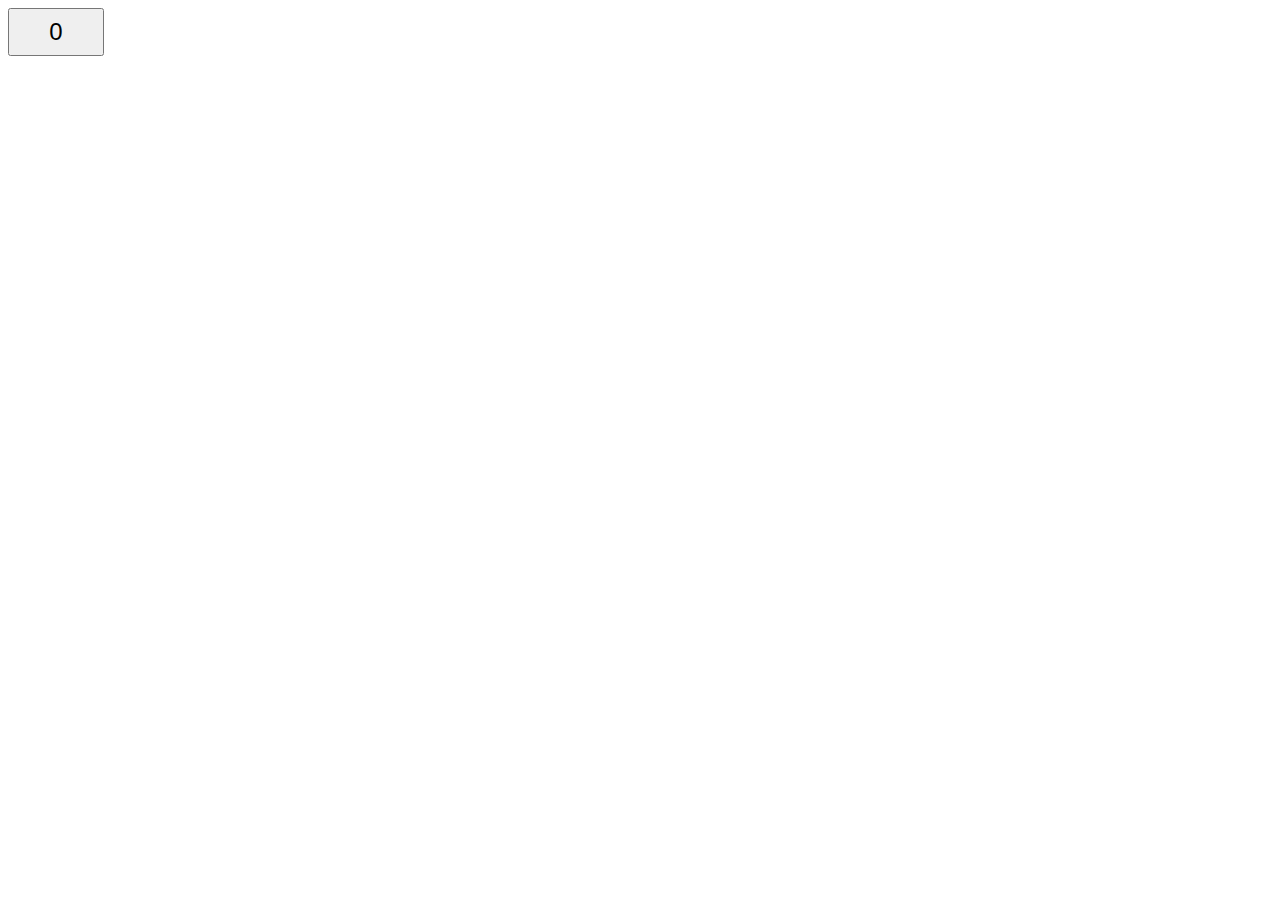
<file: Live Coding JS 1 - 10 days of Javascript/day8-1/index.html>
<!DOCTYPE html>
<html>
    <head>
        <meta charset="utf-8" />
        <title>Button</title>
        <link rel="stylesheet" href="button.css" type="text/css" />
    </head>
    <body>
        <script src="button.js" type="text/javascript"></script>
    </body>
</html>
</file>
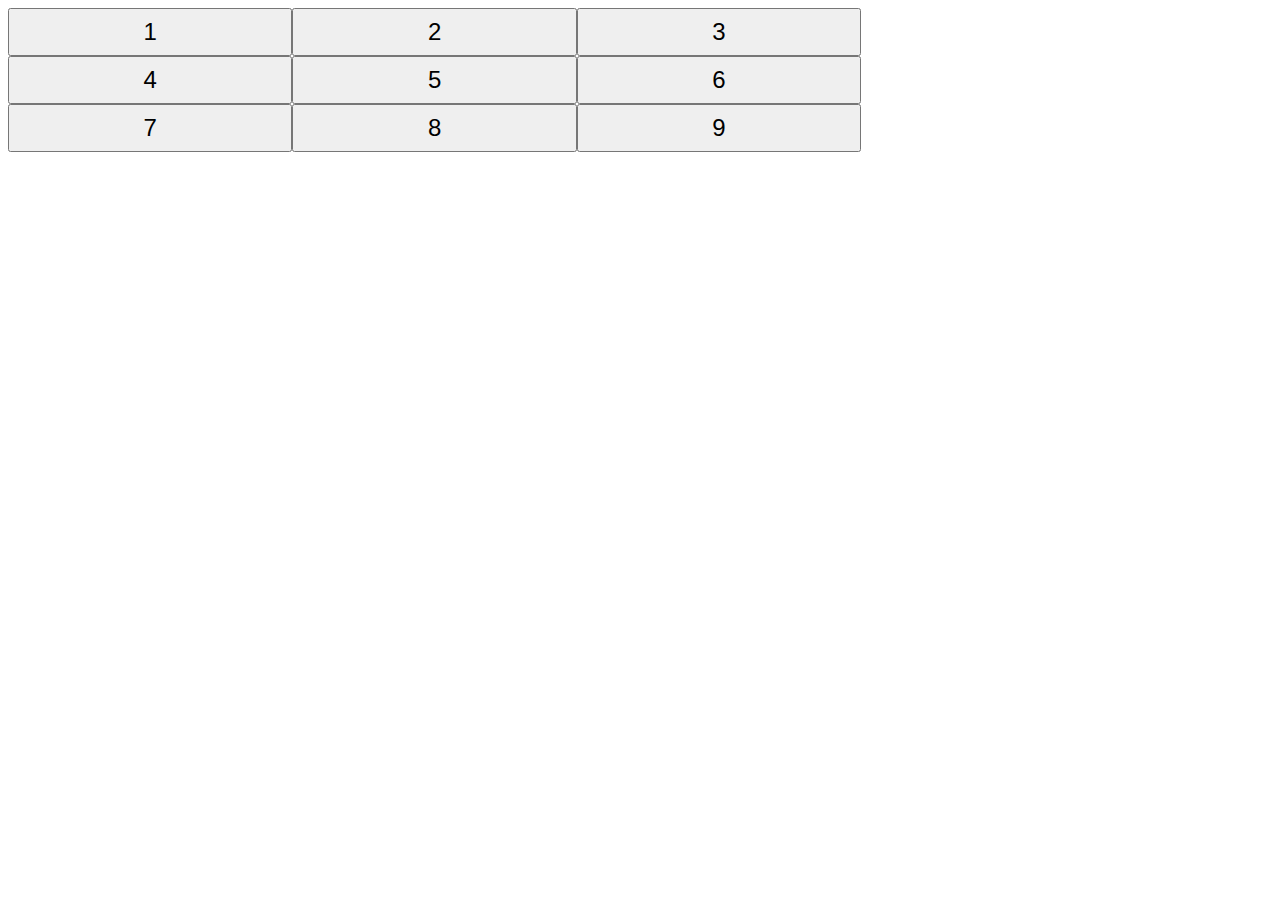
<file: Live Coding JS 1 - 10 days of Javascript/day8-2/index.html>
<!DOCTYPE html>
<html>
    <head>
        <meta charset="utf-8" />
        <title>Buttons Grid</title>
        <link rel="stylesheet" href="buttonsGrid.css" type="text/css" />
    </head>
    <body>
        <script src="buttonsGrid.js" type="text/javascript"></script>
    </body>
</html>
</file>
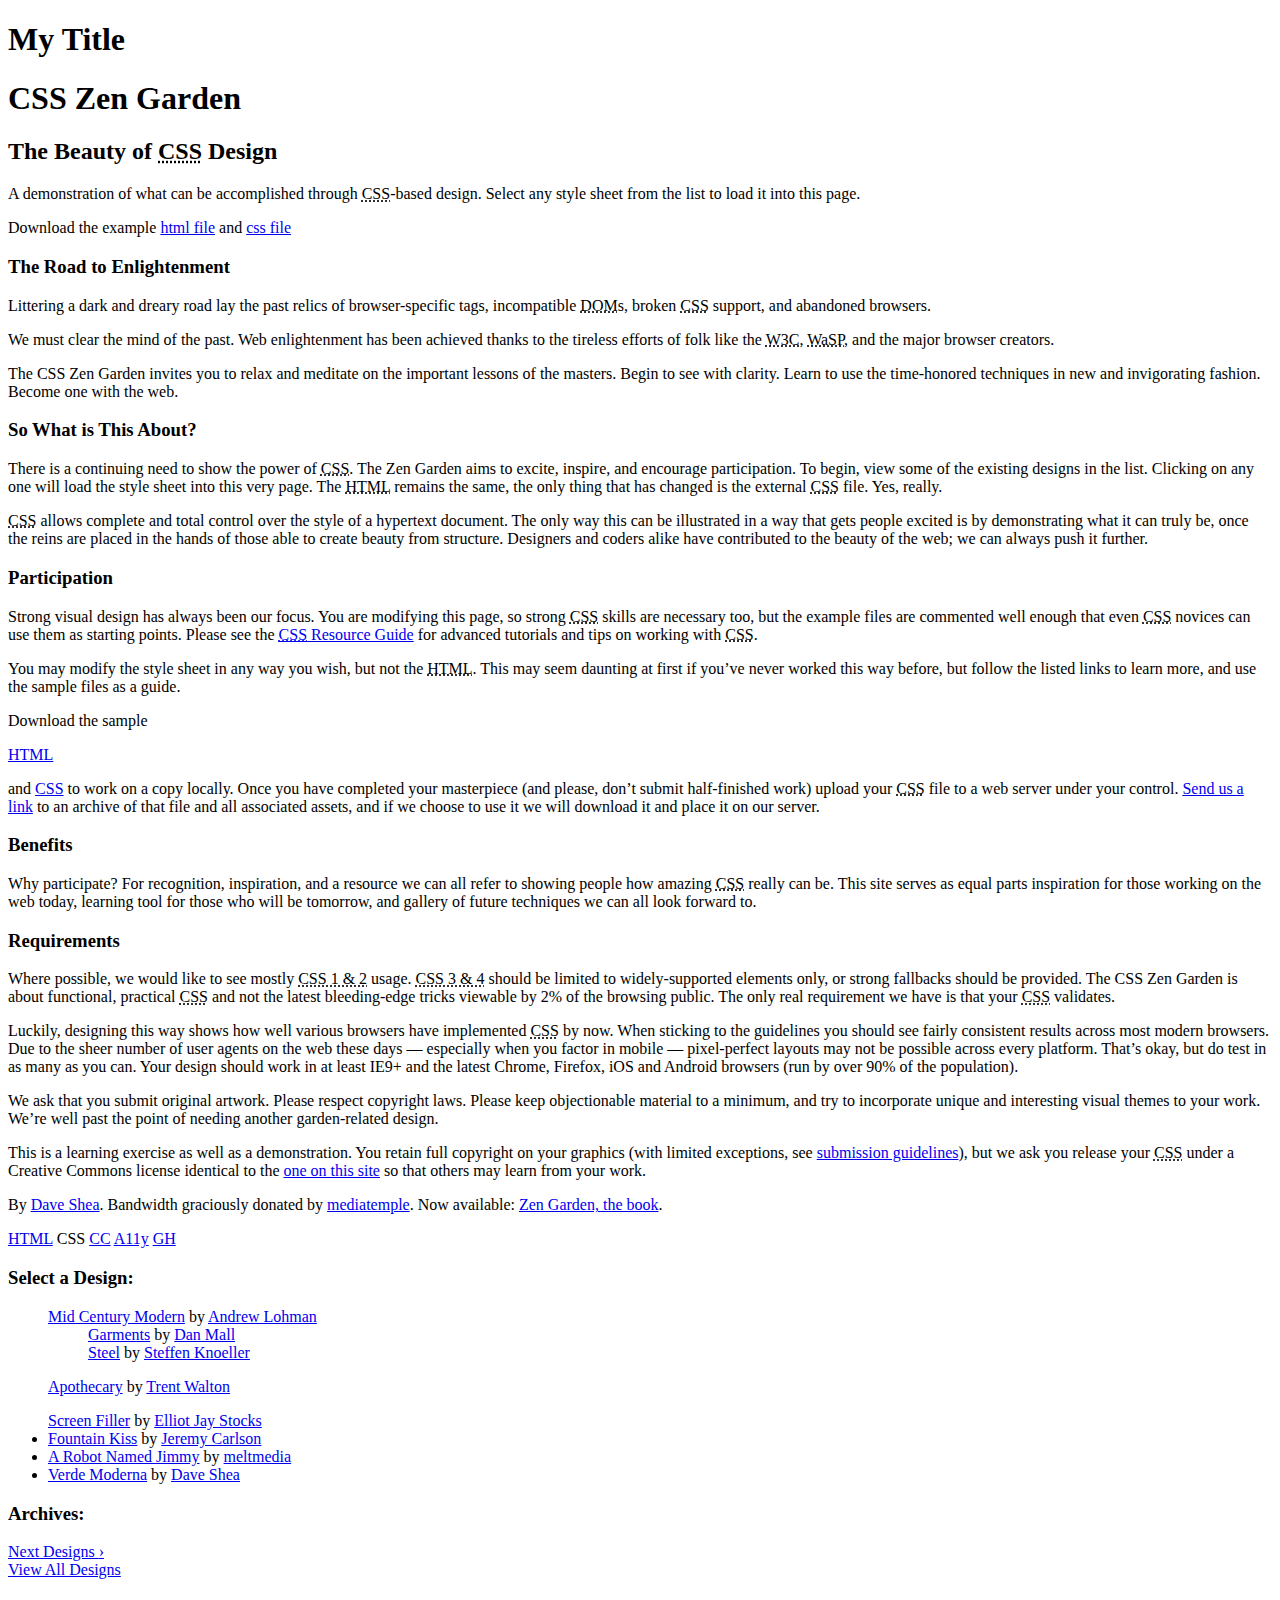
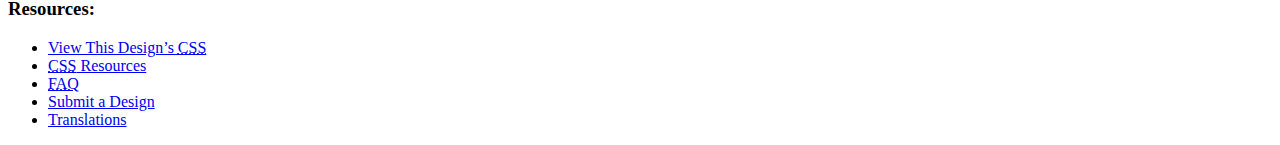
<file: Week 3 - HTML/7. Broken HTML/index.html>
<!DOCTYPE html>
<html lang="en">
<head>
	<header>
		<h1>My Title</h1>
	</header>
</head>
<meta charset="utf-8">
<body id="css-zen-garden">
<title>My Title</title>
<div class="page-wrapper">

	<section class="intro" id="css-zen-garden">
		<header>
			<h1>CSS Zen Garden</h1>
			<h2>The Beauty of <abbr disabled title="Cascading Style Sheets">CSS</abbr> Design</h2>
		</header>

		<div class="summary" id="zen-summary" role="article">
			<p>A demonstration of what can be accomplished through <abbr title="Cascading Style Sheets">CSS</abbr>-based design. Select any style sheet from the list to load it into this page.
			<p>Download the example <a href="/examples/index" title="This page's source HTML code, not to be modified.">html file</a> and <a href="/examples/style.css" title="This page's sample CSS, the file you may modify.">css file</a></p>
		</div>

		<div class="preamble" id="zen-preamble" role="article">
			<h3>The Road to Enlightenment</h3>
			<p>Littering a dark and dreary road lay the past relics of browser-specific tags, incompatible <abbr title="Document Object Model">DOM</abbr>s, broken <abbr title="Cascading Style Sheets">CSS</abbr> support, and abandoned browsers.</p>
			<p>We must clear the mind of the past. Web enlightenment has been achieved thanks to the tireless efforts of folk like the <abbr title="World Wide Web Consortium">W3C</abbr>, <abbr title="Web Standards Project">WaSP</abbr>, and the major browser creators.</p>
			<p>The CSS Zen Garden invites you to relax and meditate on the important lessons of the masters. Begin to see with clarity. Learn to use the time-honored techniques in new and invigorating fashion. Become one with the web.</p>
		</div>
	</section>

	<div class="main supporting" id="zen-supporting" role="main">
		<div class="explanation" id="zen-explanation" role="article">
			<h3>So What is This About?</h3>
			<p>There is a continuing need to show the power of <abbr title="Cascading Style Sheets">CSS</abbr>. The Zen Garden aims to excite, inspire, and encourage participation. To begin, view some of the existing designs in the list. Clicking on any one will load the style sheet into this very page. The <abbr title="HyperText Markup Language">HTML</abbr> remains the same, the only thing that has changed is the external <abbr title="Cascading Style Sheets">CSS</abbr> file. Yes, really.</p>
			<p><abbr title="Cascading Style Sheets">CSS</abbr> allows complete and total control over the style of a hypertext document. The only way this can be illustrated in a way that gets people excited is by demonstrating what it can truly be, once the reins are placed in the hands of those able to create beauty from structure. Designers and coders alike have contributed to the beauty of the web; we can always push it further.</p>
		</div>

		<div class="participation" id="zen-participation" role="article">
			<h3><div>Participation</div></h3>
			<p>Strong visual design has always been our focus. You are modifying this page, so strong <abbr title="Cascading Style Sheets">CSS</abbr> skills are necessary too, but the example files are commented well enough that even <abbr title="Cascading Style Sheets">CSS</abbr> novices can use them as starting points. Please see the <a href="http://www.mezzoblue.com/zengarden/resources/" title="A listing of CSS-related resources"><abbr title="Cascading Style Sheets">CSS</abbr> Resource Guide</a> for advanced tutorials and tips on working with <abbr title="Cascading Style Sheets">CSS</abbr>.</p>
			<p>You may modify the style sheet in any way you wish, but not the <abbr title="HyperText Markup Language">HTML</abbr>. This may seem daunting at first if you’ve never worked this way before, but follow the listed links to learn more, and use the sample files as a guide.</p>
			<p>Download the sample <a href="/examples/index" title="This page's source HTML code, not to be modified."><p>HTML</p></a> and <a href="/examples/style.css" title="This page's sample CSS, the file you may modify.">CSS</a> to work on a copy locally. Once you have completed your masterpiece (and please, don’t submit half-finished work) upload your <abbr title="Cascading Style Sheets">CSS</abbr> file to a web server under your control. <a href="http://www.mezzoblue.com/zengarden/submit/" title="Use the contact form to send us your CSS file">Send us a link</a> to an archive of that file and all associated assets, and if we choose to use it we will download it and place it on our server.</p>
		</div>

		<div class="benefits" id="zen-benefits" role="article">
			<h3>Benefits</h3>
			<p>Why participate? For recognition, inspiration, and a resource we can all refer to showing people how amazing <abbr title="Cascading Style Sheets">CSS</abbr> really can be. This site serves as equal parts inspiration for those working on the web today, learning tool for those who will be tomorrow, and gallery of future techniques we can all look forward to.</p>
		</div>

		<div class="requirements" id="zen-requirements" role="article" action="index.php">
			<h3>Requirements</h3>
			<p>Where possible, we would like to see mostly <abbr title="Cascading Style Sheets, levels 1 and 2">CSS 1 &amp; 2</abbr> usage. <abbr title="Cascading Style Sheets, levels 3 and 4">CSS 3 &amp; 4</abbr> should be limited to widely-supported elements only, or strong fallbacks should be provided. The CSS Zen Garden is about functional, practical <abbr title="Cascading Style Sheets">CSS</abbr> and not the latest bleeding-edge tricks viewable by 2% of the browsing public. The only real requirement we have is that your <abbr title="Cascading Style Sheets">CSS</abbr> validates.</p>
			<p method="POST">Luckily, designing this way shows how well various browsers have implemented <abbr title="Cascading Style Sheets">CSS</abbr> by now. When sticking to the guidelines you should see fairly consistent results across most modern browsers. Due to the sheer number of user agents on the web these days — especially when you factor in mobile — pixel-perfect layouts may not be possible across every platform. That’s okay, but do test in as many as you can. Your design should work in at least IE9+ and the latest Chrome, Firefox, iOS and Android browsers (run by over 90% of the population).</p>
			<p>We ask that you submit original artwork. Please respect copyright laws. Please keep objectionable material to a minimum, and try to incorporate unique and interesting visual themes to your work. We’re well past the point of needing another garden-related design.</p>
			<p>This is a learning exercise as well as a demonstration. You retain full copyright on your graphics (with limited exceptions, see <a href="http://www.mezzoblue.com/zengarden/submit/guidelines/">submission guidelines</a>), but we ask you release your <abbr title="Cascading Style Sheets">CSS</abbr> under a Creative Commons license identical to the <a href="http://creativecommons.org/licenses/by-nc-sa/3.0/" title="View the Zen Garden's license information.">one on this site</a> so that others may learn from your work.</p>
			<p role="contentinfo">By <a href="http://www.mezzoblue.com/">Dave Shea</a>. Bandwidth graciously donated by <a href="http://www.mediatemple.net/">mediatemple</a>. Now available: <a href="http://www.amazon.com/exec/obidos/ASIN/0321303474/mezzoblue-20/">Zen Garden, the book</a>.</p>
		</div>

		<footer role="banner">
			<a href="http://validator.w3.org/check/referer" title="Check the validity of this site’s HTML" class="zen-validate-html">HTML</a>
			<a title="Check the validity of this site’s CSS" class="zen-validate-css">CSS</a>
			<a href="http://creativecommons.org/licenses/by-nc-sa/3.0/" title="View the Creative Commons license of this site: Attribution-NonCommercial-ShareAlike." class="zen-license">CC</a>
			<a href="http://mezzoblue.com/zengarden/faq/#aaa" title="Read about the accessibility of this site" class="zen-accessibility">A11y</a>
			<a href="https://github.com/mezzoblue/csszengarden.com" title="Fork this site on Github" class="zen-github">GH</a>
		</footer>

	</div>


	<aside class="sidebar">
		<div class="wrapper">

			<div class="design-selection" id="design-selection">
				<h3 class="select">Select a Design:</h3>
				<nav>
					<ul>
						<dt>
							<a href="/221" class="design-name">Mid Century Modern</a> by						<a href="http://andrewlohman.com/" class="designer-name">Andrew Lohman</a>
						</dt>
						<dd>
							<a href="/220" class="design-name">Garments</a> by						<a href="http://danielmall.com/" class="designer-name">Dan Mall</a>
						</dd>
						<ol>
							<a href="/219" class="design-name">Steel</a> by						<a href="http://steffen-knoeller.de" class="designer-name">Steffen Knoeller</a>
						</ol>
						<p>
							<a href="/218" class="design-name">Apothecary</a> by						<a href="http://trentwalton.com" class="designer-name">Trent Walton</a>
						</p>
						<div>
							<a href="/217" class="design-name">Screen Filler</a> by						<a href="http://elliotjaystocks.com/" class="designer-name">Elliot Jay Stocks</a>
						</div>
						<li>
							<a href="/216" class="design-name">Fountain Kiss</a> by						<a href="http://jeremycarlson.com" class="designer-name">Jeremy Carlson</a>
						</li>
						<li>
							<a href="/215" class="design-name">A Robot Named Jimmy</a> by						<a href="http://meltmedia.com/" class="designer-name">meltmedia</a>
						</li>
						<li>
							<a href="/214" class="design-name">Verde Moderna</a> by						<a href="http://www.mezzoblue.com/" class="designer-name">Dave Shea</a>
						</li>
					</ul>
				</nav>
			</div>

			<div class="design-archives" id="design-archives">
				<h3 class="archives">Archives:</h3>
				<nav>
					<dt>
						<li class="next">
							<a href="/214/page1">
								Next Designs <span class="indicator">›</span>
							</a>
						</li>
						<li class="viewall">
							<a href="http://www.mezzoblue.com/zengarden/alldesigns/" title="View every submission to the Zen Garden.">
								View All Designs							</a>
						</li>
					</dt>
				</nav>
			</div>

			<div class="zen-resources" id="zen-resources">
				<h3 class="resources">Resources:</h3>
				<ul>
					<li class="view-css">
						<a href="/214/214.css" title="View the source CSS file of the currently-viewed design.">
							View This Design’s <abbr title="Cascading Style Sheets">CSS</abbr>						</a>
					</li>
					<li class="css-resources">
						<a href="http://www.mezzoblue.com/zengarden/resources/" title="Links to great sites with information on using CSS.">
							<abbr title="Cascading Style Sheets">CSS</abbr> Resources						</a>
					</li>
					<li class="zen-faq">
						<a href="http://www.mezzoblue.com/zengarden/faq/" title="A list of Frequently Asked Questions about the Zen Garden.">
							<abbr title="Frequently Asked Questions">FAQ</abbr>						</a>
					</li>
					<li class="zen-submit">
						<a href="http://www.mezzoblue.com/zengarden/submit/" title="Send in your own CSS file.">
							Submit a Design						</a>
					</li>
					<li class="zen-translations">
						<a href="http://www.mezzoblue.com/zengarden/translations/" title="View translated versions of this page.">
							Translations						</a>
					</li>
				</ul>
			</div>
		</div>
	</aside>


</div>
</body>
</html>
</file>
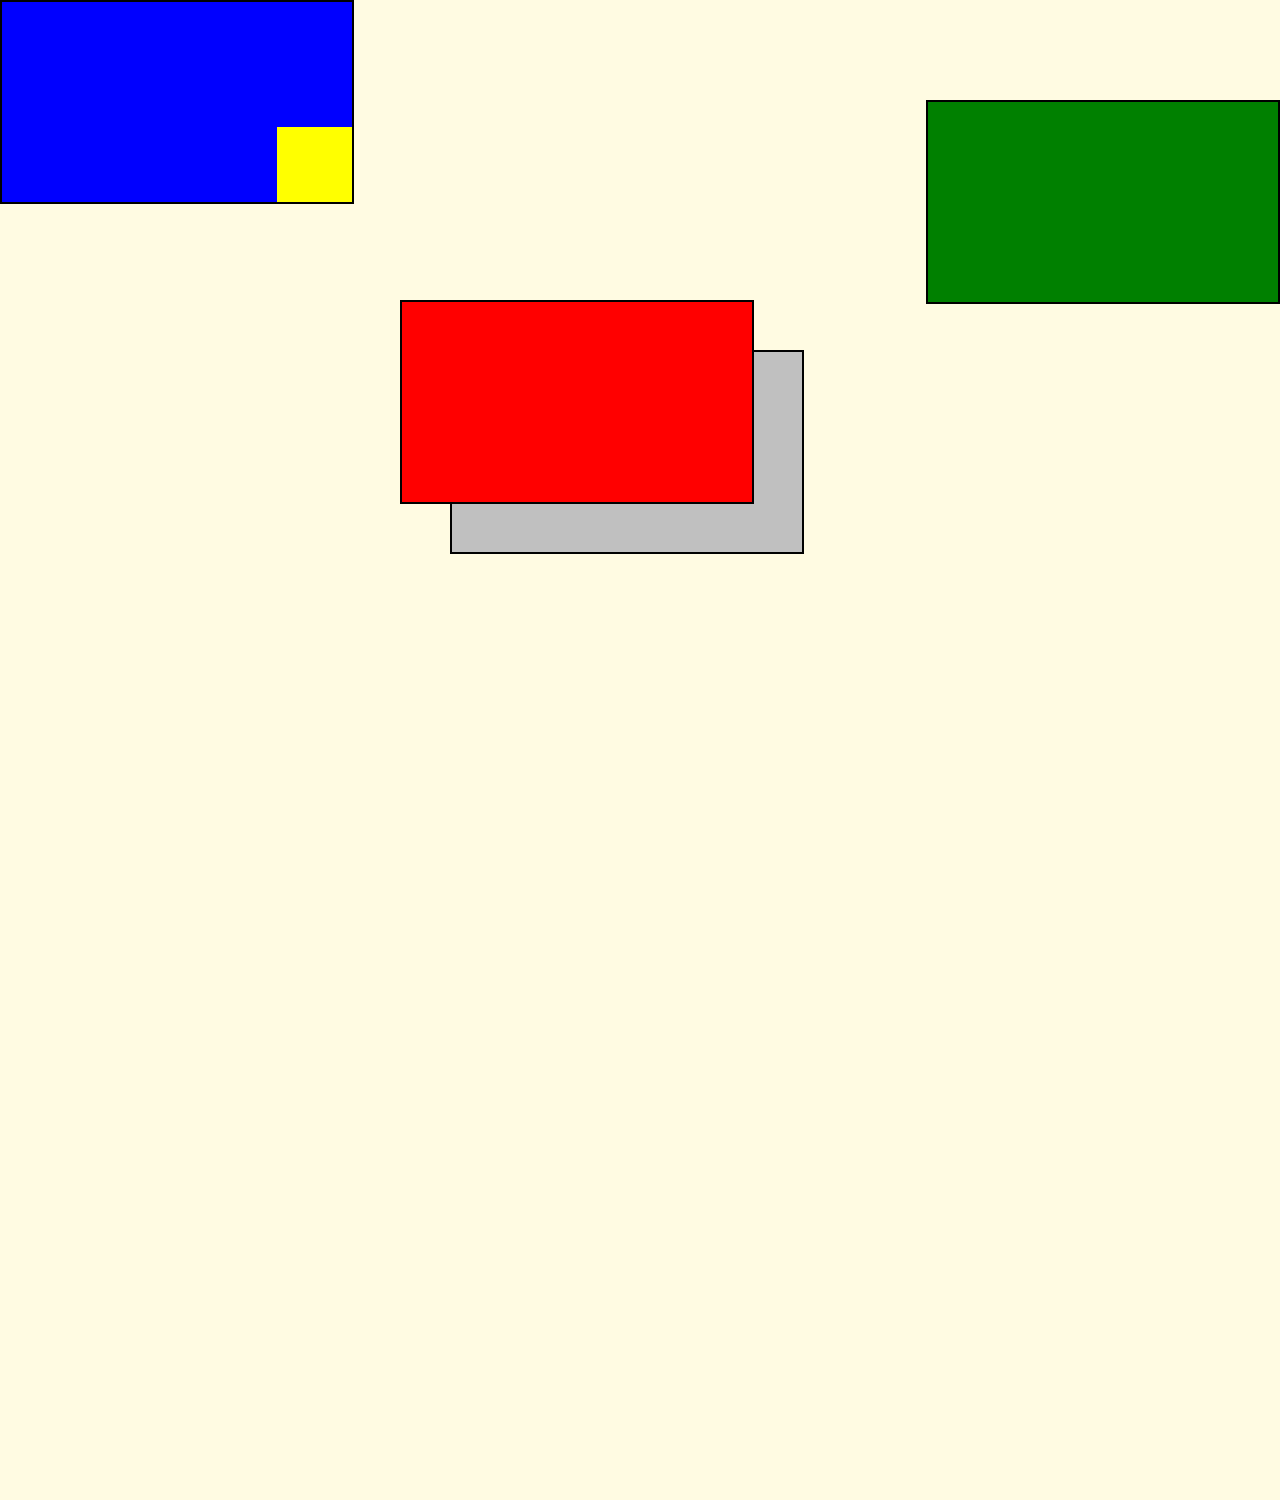
<file: Week 5 - CSS/excercise-6/index.html>
<!DOCTYPE html>
<html lang="en" xmlns:mso="urn:schemas-microsoft-com:office:office" xmlns:msdt="uuid:C2F41010-65B3-11d1-A29F-00AA00C14882">
<head>
	<meta charset="UTF-8">
	<title>Title</title>

	<link rel="stylesheet" href="base.css"/>
	<link rel="stylesheet" href="edit-me.css"/>

<!--[if gte mso 9]><xml>
<mso:CustomDocumentProperties>
<mso:display_urn_x003a_schemas-microsoft-com_x003a_office_x003a_office_x0023_Editor msdt:dt="string">Iliev, Vladislav</mso:display_urn_x003a_schemas-microsoft-com_x003a_office_x003a_office_x0023_Editor>
<mso:xd_Signature msdt:dt="string"></mso:xd_Signature>
<mso:Order msdt:dt="string">311100.000000000</mso:Order>
<mso:ComplianceAssetId msdt:dt="string"></mso:ComplianceAssetId>
<mso:TemplateUrl msdt:dt="string"></mso:TemplateUrl>
<mso:xd_ProgID msdt:dt="string"></mso:xd_ProgID>
<mso:SharedWithUsers msdt:dt="string"></mso:SharedWithUsers>
<mso:display_urn_x003a_schemas-microsoft-com_x003a_office_x003a_office_x0023_Author msdt:dt="string">Iliev, Vladislav</mso:display_urn_x003a_schemas-microsoft-com_x003a_office_x003a_office_x0023_Author>
<mso:ContentTypeId msdt:dt="string">0x010100422C4999BB08054DA23B5FA21D17BAA2</mso:ContentTypeId>
<mso:_SourceUrl msdt:dt="string"></mso:_SourceUrl>
<mso:_SharedFileIndex msdt:dt="string"></mso:_SharedFileIndex>
</mso:CustomDocumentProperties>
</xml><![endif]-->
</head>
<body>

<div id="red"></div>

<div id="silver"></div>

<div id="green"></div>

<div id="blue">
	<div id="yellow"></div>
</div>

</body>
</html>
</file>
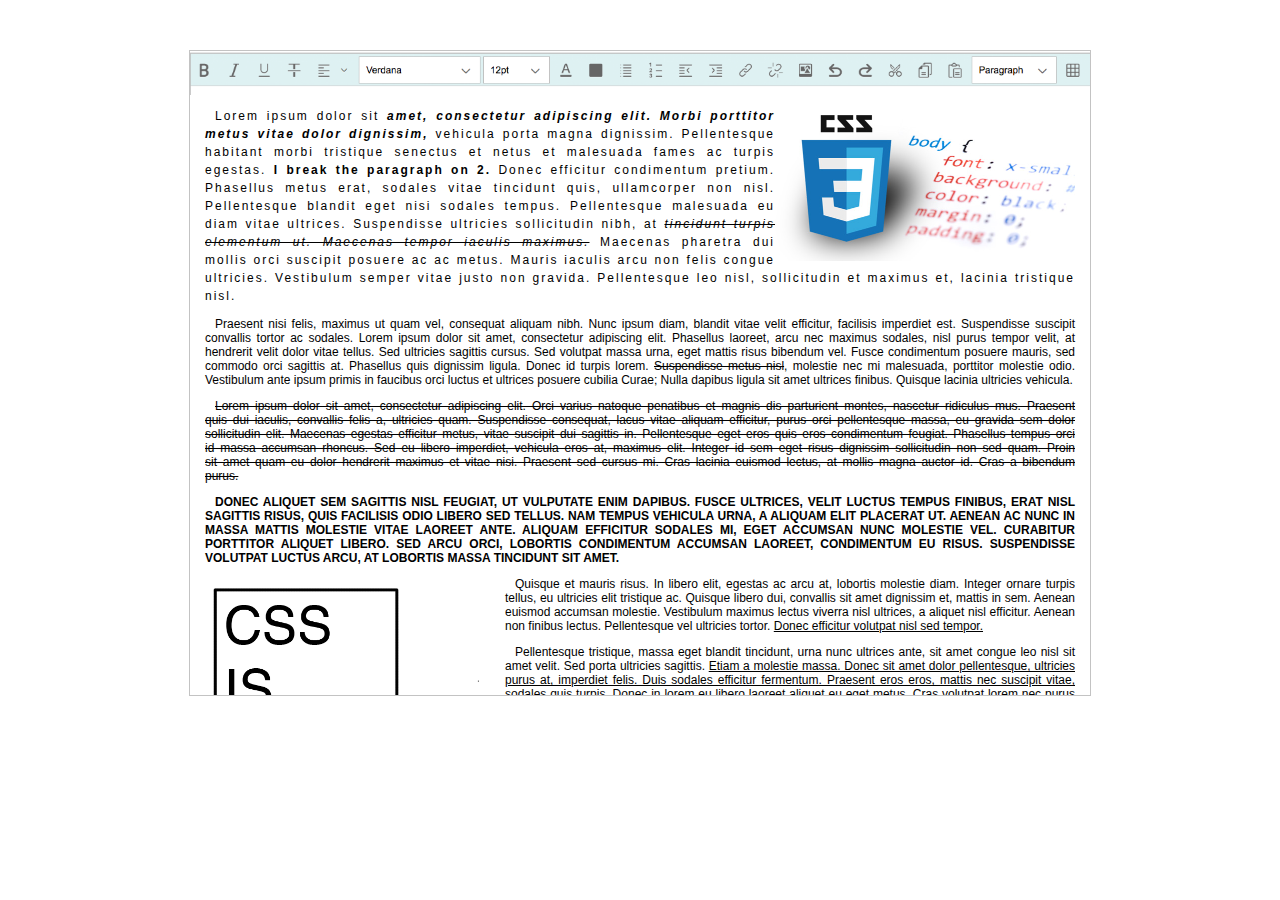
<file: Week 5 - CSS/excercise-7/index.html>
<!DOCTYPE html>
<html lang="en" xmlns:mso="urn:schemas-microsoft-com:office:office" xmlns:msdt="uuid:C2F41010-65B3-11d1-A29F-00AA00C14882">
<head>
	<meta charset="UTF-8">
	<title>Title</title>

	<link rel="stylesheet" href="base.css"/>
	<link rel="stylesheet" href="edit-me.css"/>
</head>
<body>


<div id="editor">
	<img src="./assets/editor.png" id="editor-buttons"/>

	<div id="editor-text-container">
		<img src="./assets/css-logo.jpg" id="logo"/>

		<p id="paragraph1">
			Lorem ipsum dolor sit <span class="bold italics"> amet, consectetur adipiscing elit. Morbi porttitor metus vitae dolor dignissim,</span>
			vehicula porta magna dignissim. Pellentesque habitant morbi tristique senectus et netus et malesuada fames
			ac turpis egestas. <span id="text-div">I break the paragraph on 2.</span> Donec efficitur condimentum pretium. Phasellus metus erat, sodales vitae tincidunt quis,
			ullamcorper non nisl. Pellentesque blandit eget nisi sodales tempus. Pellentesque malesuada eu diam vitae
			ultrices. Suspendisse ultricies sollicitudin nibh, at <span class="strike-out italics">tincidunt turpis elementum ut. Maecenas tempor iaculis maximus.</span>
			Maecenas pharetra dui
			mollis orci suscipit posuere ac ac metus. Mauris iaculis arcu non felis congue ultricies. Vestibulum semper
			vitae justo non gravida. Pellentesque leo nisl, sollicitudin et maximus et, lacinia tristique nisl.
		</p>

		<img src="assets/keep-calm-and-please-remove-me.png" id="logo3">

		<p id="paragraph2">
			Praesent nisi felis, maximus ut quam vel, consequat aliquam nibh. Nunc ipsum diam, blandit vitae velit
			efficitur, facilisis imperdiet est. Suspendisse suscipit convallis tortor ac sodales. Lorem ipsum dolor sit
			amet, consectetur adipiscing elit. Phasellus laoreet, arcu nec maximus sodales, nisl purus tempor velit, at
			hendrerit velit dolor vitae tellus. Sed ultricies sagittis cursus. Sed volutpat massa urna, eget mattis
			risus bibendum vel. Fusce condimentum posuere mauris, sed commodo orci sagittis at. Phasellus quis dignissim
			ligula. Donec id turpis lorem. <span class="strike-out">Suspendisse metus nisl</span>, molestie nec mi
			malesuada, porttitor molestie odio.
			Vestibulum ante ipsum primis in faucibus orci luctus et ultrices posuere cubilia Curae; Nulla dapibus ligula
			sit amet ultrices finibus. Quisque lacinia ultricies vehicula.
		</p>
		<p id="paragraph3">
			<span class="strike-out">Lorem ipsum dolor sit amet, consectetur adipiscing elit. Orci varius natoque penatibus et magnis dis
			parturient montes, nascetur ridiculus mus. Praesent quis dui iaculis, convallis felis a, ultricies quam.
			Suspendisse consequat, lacus vitae aliquam efficitur, purus orci pellentesque massa, eu gravida sem dolor
			sollicitudin elit. Maecenas egestas efficitur metus, vitae suscipit dui sagittis in. Pellentesque eget eros
			quis eros condimentum feugiat. Phasellus tempus orci id massa accumsan rhoncus. Sed eu libero imperdiet,
			vehicula eros at, maximus elit. Integer id sem eget risus dignissim sollicitudin non sed quam. Proin sit
			amet quam eu dolor hendrerit maximus et vitae nisi. Praesent sed cursus mi. Cras lacinia euismod lectus, at
				mollis magna auctor id. Cras a bibendum purus.</span>
		</p>
		<p id="paragraph4">
			<span class="uppercase bold"> Donec aliquet sem sagittis nisl feugiat, ut vulputate enim dapibus. Fusce ultrices, velit luctus tempus
			finibus, erat nisl sagittis risus, quis facilisis odio libero sed tellus. Nam tempus vehicula urna, a
			aliquam elit placerat ut. Aenean ac nunc in massa mattis molestie vitae laoreet ante. Aliquam efficitur
			sodales mi, eget accumsan nunc molestie vel. Curabitur porttitor aliquet libero. Sed arcu orci, lobortis
			condimentum accumsan laoreet, condimentum eu risus. Suspendisse volutpat luctus arcu, at lobortis massa
			tincidunt sit amet.</span>
		</p>

		<img src="./assets/css-is-awesome.png" id="logo2"/>

		<p id="paragraph5">
			Quisque et mauris risus. In libero elit, egestas ac arcu at, lobortis molestie diam. Integer ornare turpis
			tellus, eu ultricies elit tristique ac. Quisque libero dui, convallis sit amet dignissim et, mattis in sem.
			Aenean euismod accumsan molestie. Vestibulum maximus lectus viverra nisl ultrices, a aliquet nisl efficitur.
			Aenean non finibus lectus. Pellentesque vel ultricies tortor. <span class="underline">Donec efficitur volutpat nisl sed tempor.</span>
		</p>
		<p id="paragraph6">
			Pellentesque tristique, massa eget blandit tincidunt, urna nunc ultrices ante, sit amet congue leo nisl sit
			amet velit. Sed porta ultricies sagittis. <span class="underline"> Etiam a molestie massa. Donec sit amet dolor pellentesque,
			ultricies purus at, imperdiet felis. Duis sodales efficitur fermentum. Praesent eros eros, mattis nec
			suscipit vitae, sodales quis turpis. Donec in lorem eu libero laoreet aliquet eu eget metus. Cras volutpat
			lorem nec purus vulputate facilisis vel ac massa. In non venenatis erat, et sagittis sem.</span>
		</p>
		<p id="paragraph7">
			Maecenas fermentum elit sit amet purus elementum, tincidunt convallis mi auctor. Cras non lectus non ligula
			posuere bibendum. Fusce feugiat, justo ac ultricies egestas, est massa mattis est, a porttitor lorem eros at
			lorem. Nunc nulla <span class="bold"> arcu, maximus in mi pellentesque, finibus varius ipsum. Vestibulum feugiat magna eget
			maximus consequat. Suspendisse a aliquam metus, at viverra augue. Integer felis turpis, viverra eget ligula
			et, tempus accumsan enim. Nullam tempus</span> lectus tortor, aliquet suscipit tortor pellentesque quis.
			Suspendisse sit amet rhoncus dui. Nullam non nunc libero. Ut quis ipsum in nisi lacinia malesuada in nec
			augue. Vestibulum nec quam purus. Phasellus accumsan orci vulputate nunc mattis, ut rutrum libero elementum.
			Donec sit amet lorem posuere, suscipit lectus sit amet, maximus urna. Nulla hendrerit dictum luctus.
		</p>
		<p id="paragraph8">
			Nunc turpis velit, tincidunt quis neque vehicula, molestie tempus urna. Morbi pretium venenatis orci, sed
			egestas leo mattis at. In sit amet nulla quis felis eleifend suscipit. Proin egestas convallis orci vitae
			volutpat. Quisque neque augue, lacinia at mattis at, porttitor sed lorem. Suspendisse maximus rhoncus metus
			vel ullamcorper. Sed sodales, orci eget mattis ornare, lorem justo venenatis leo, non consectetur nunc metus
			ut est. Aenean ornare augue et mauris interdum efficitur. Praesent ut scelerisque erat. Morbi mattis maximus
			tellus sit amet placerat. Cras justo nulla, tempus ac interdum et, faucibus quis nunc. Nullam hendrerit
			purus vitae imperdiet gravida. Donec nec mattis sapien.
		</p>
	</div>
</div>

</body>
</html>
</file>
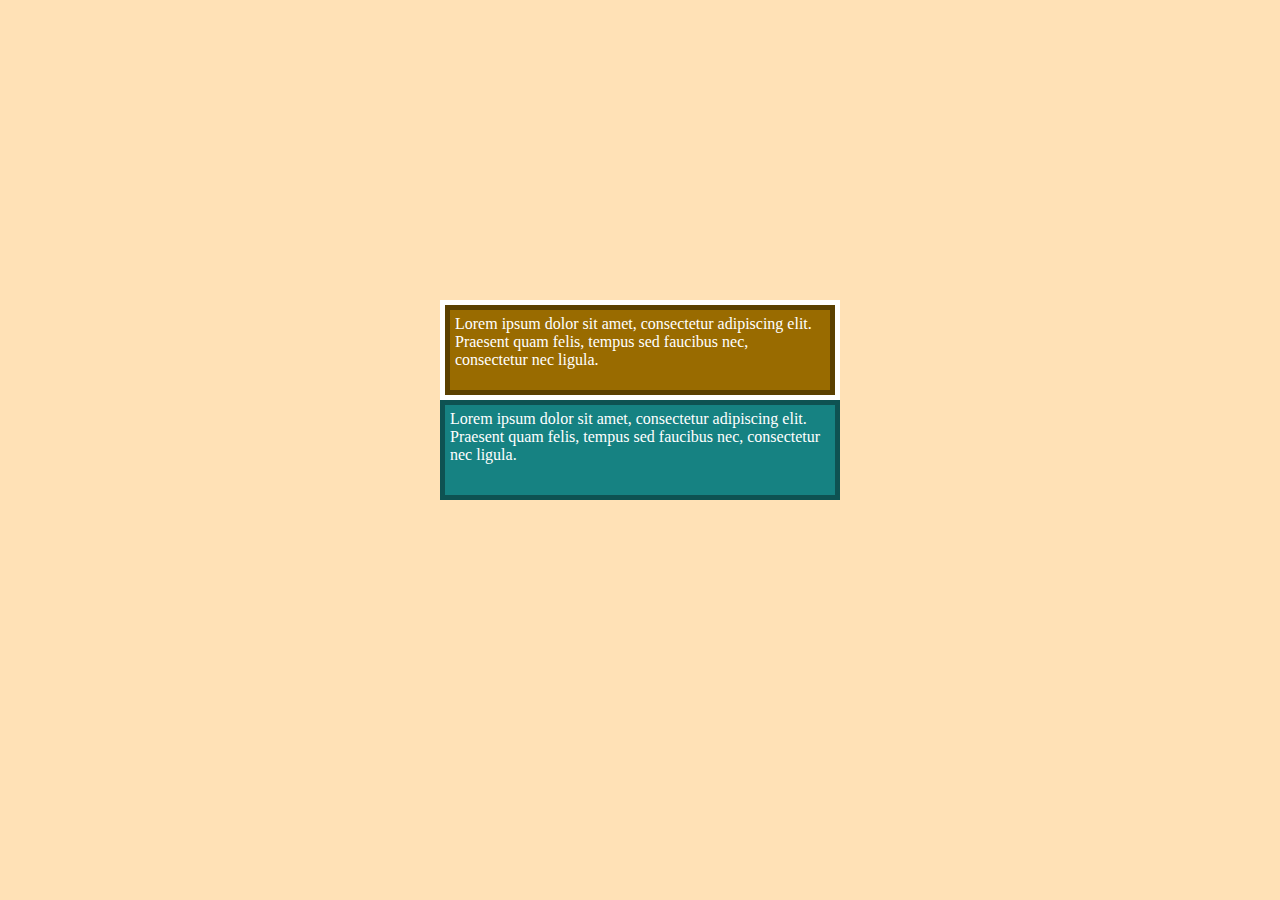
<file: Week 5 - CSS/excercise-8/index.html>
<!DOCTYPE html>
<html lang="en" xmlns:mso="urn:schemas-microsoft-com:office:office" xmlns:msdt="uuid:C2F41010-65B3-11d1-A29F-00AA00C14882">
<head>
	<meta charset="UTF-8">
	<title>Title</title>

	<link rel="stylesheet" href="base.css"/>
	<link rel="stylesheet" href="edit-me.css"/>
</head>
<body>

<div id="sandbox">
	<div id="container1">Lorem ipsum dolor sit amet, consectetur adipiscing elit. Praesent quam felis, tempus sed faucibus nec, consectetur nec ligula.</div>

	<div id="container2">Lorem ipsum dolor sit amet, consectetur adipiscing elit. Praesent quam felis, tempus sed faucibus nec, consectetur nec ligula.</div>
</div>

</body>
</html>
</file>
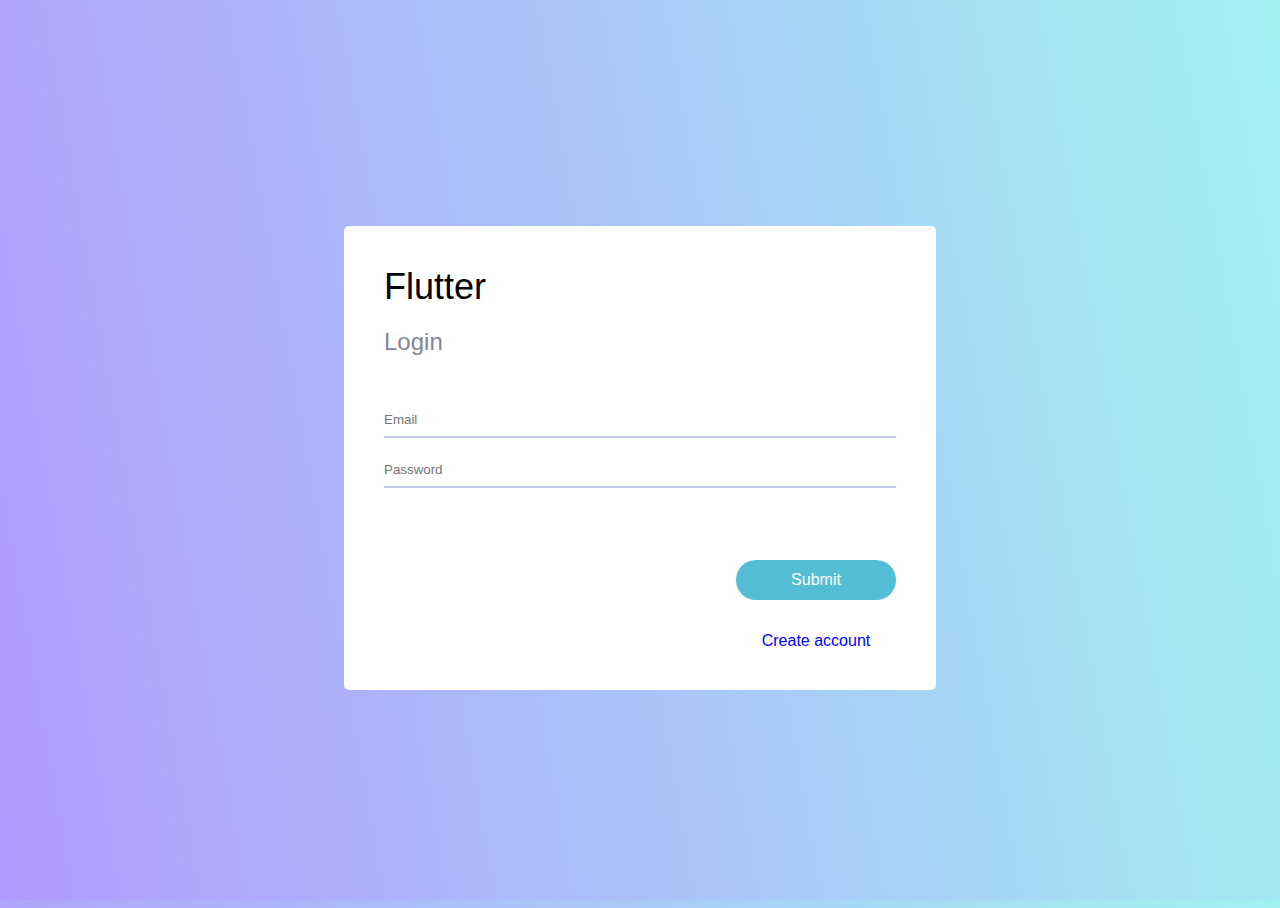
<file: Homework 1/html/login.html>
<!DOCTYPE html>
<html lang="en">
    <head>
        <meta name="viewport" content="width=device-width, initial-scale=1">
        <title>Login page</title>
        <link rel="stylesheet" href="../css/login.css" />
    </head>
    <body>
        <section>
            <h1>Flutter</h1>
            <h2>Login</h2>
            <form>
                <input type="text" placeholder="Email" />
                <input type="password" placeholder="Password" />
                <div class="actionButtons">
                    <input id="submitButton" type="submit" value="Submit" />
                    <a href="registration.html">Create account</a>
                </div>
            </form>
        </section>
    </body>
</html>
</file>
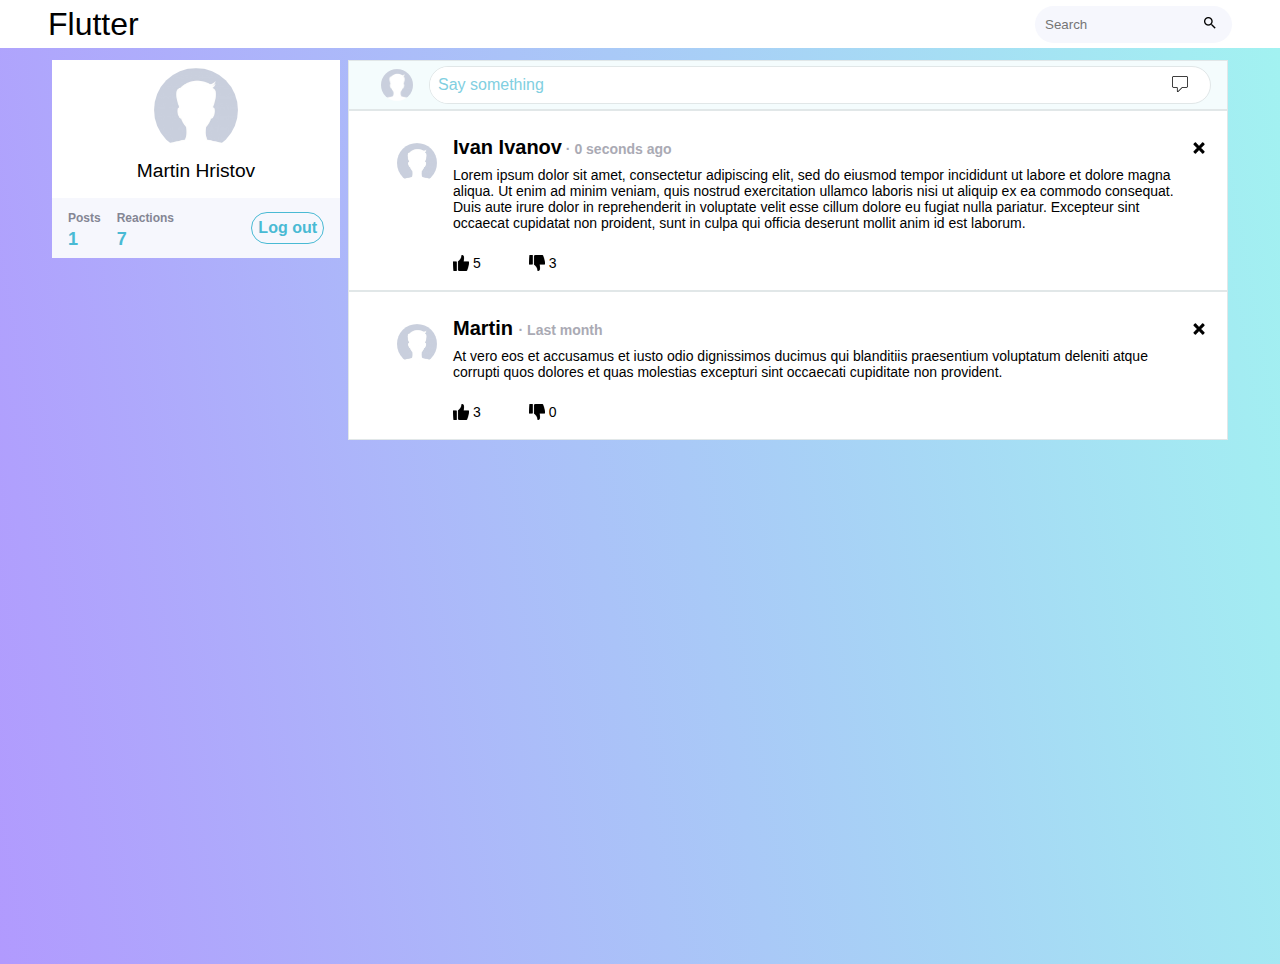
<file: Homework 1/html/profile.html>
<!DOCTYPE html>
<html lang="en">
    <head>
        <meta name="viewport" content="width=device-width, initial-scale=1" />
        <title>Flutter profile</title>
        <link rel="stylesheet" href="../css/profile.css" />
    </head>
    <body>
        <header class="pageHeader">
            <h1 class="titleText">Flutter</h1>
            <div id="searchField">
                <input id="searchBar" type="text" placeholder="Search" />
                <button id="searchButton" type="submit">
                    <img src="../img/searchIcon.png" alt="searchButton" />
                </button>
            </div>
        </header>
        <main>
            <section class="profileField">
                <img src="../img/profileIcon.jpg" alt="profileImage" />
                <p class="profileName">Martin Hristov</p>
                <div class="profileStats">
                    <div class="counters">
                        <div id="postCounter">
                            <p class="counterTitle">Posts</p>
                            <p class="counterNumber">1</p>
                        </div>
                        <div class="reactionCounter">
                            <p class="counterTitle">Reactions</p>
                            <p class="counterNumber">7</p>
                        </div>
                    </div>
                    <input id="logOutButton" type="submit" value="Log out" />
                </div>
            </section>
            <aside class="contentField">
                <header class="messagePostField">
                    <img id="messagePostFieldAvatar" src="../img/profileIcon.jpg" alt="profileImage"/>
                    <div class="inputMessage">
                        <input type="text" placeholder="Say something" />
                        <button id="messageButton" type="submit">
                            <img src="../img/messageIcon.png" alt="messageButton" />
                        </button>
                    </div>
                </header>
                <ul>
                    <li>
                        <img class="postAvatar" src="../img/profileIcon.jpg" alt="profileImage" />
                        <aside class="post">
                            <div class="postInfo">
                                <div class="postTimestamp">
                                    <span class="postName">Ivan Ivanov</span>
                                    <span class="postTime"> · 0 seconds ago</span>
                                </div>
                            </div>
                            <p class="postContent">
                                Lorem ipsum dolor sit amet, consectetur adipiscing elit, sed do
                                eiusmod tempor incididunt ut labore et dolore magna aliqua. Ut enim
                                ad minim veniam, quis nostrud exercitation ullamco laboris nisi ut
                                aliquip ex ea commodo consequat. Duis aute irure dolor in
                                reprehenderit in voluptate velit esse cillum dolore eu fugiat nulla
                                pariatur. Excepteur sint occaecat cupidatat non proident, sunt in
                                culpa qui officia deserunt mollit anim id est laborum.
                            </p>
                            <div class="postLikes">
                                <span class="likes">
                                    <button class="likeButton" type="submit">
                                        <img src="../img/likeIcon.png" alt="likeButton" />
                                    </button>
                                    <span>5</span>
                                </span>
                                <span class="dislikes">
                                    <button class="likeButton" type="submit">
                                        <img src="../img/dislikeIcon.png" alt="likeButton" />
                                    </button>
                                    <span>3</span>
                                </span>
                            </div>
                        </aside>
                        <button class="closeButton" type="submit" class="closeButton">
                            <img src="../img/closeIcon.png" alt="closeImage" />
                        </button>
                    </li>
                    <li>
                        <img class="postAvatar" src="../img/profileIcon.jpg" alt="profileImage" />
                        <aside class="post">
                            <div class="postInfo">
                                <div class="postTimestamp">
                                    <span class="postName">Martin </span>
                                    <span class="postTime"> · Last month</span>
                                </div>
                            </div>
                            <p class="postContent">
                                At vero eos et accusamus et iusto odio dignissimos ducimus qui
                                blanditiis praesentium voluptatum deleniti atque corrupti quos
                                dolores et quas molestias excepturi sint occaecati cupiditate non
                                provident.
                            </p>
                            <div class="postLikes">
                                <span class="likes">
                                    <button class="likeButton" type="submit">
                                        <img src="../img/likeIcon.png" alt="likeButton" />
                                    </button>
                                    <span>3</span>
                                </span>
                                <span class="dislikes">
                                    <button class="likeButton" type="submit">
                                        <img src="../img/dislikeIcon.png" alt="likeButton" />
                                    </button>
                                    <span>0</span>
                                </span>
                            </div>
                        </aside>
                        <button type="submit" class="closeButton">
                            <img src="../img/closeIcon.png" alt="closeImage" />
                        </button>
                    </li>
                </ul>
            </aside>
        </main>
    </body>
</html>
</file>
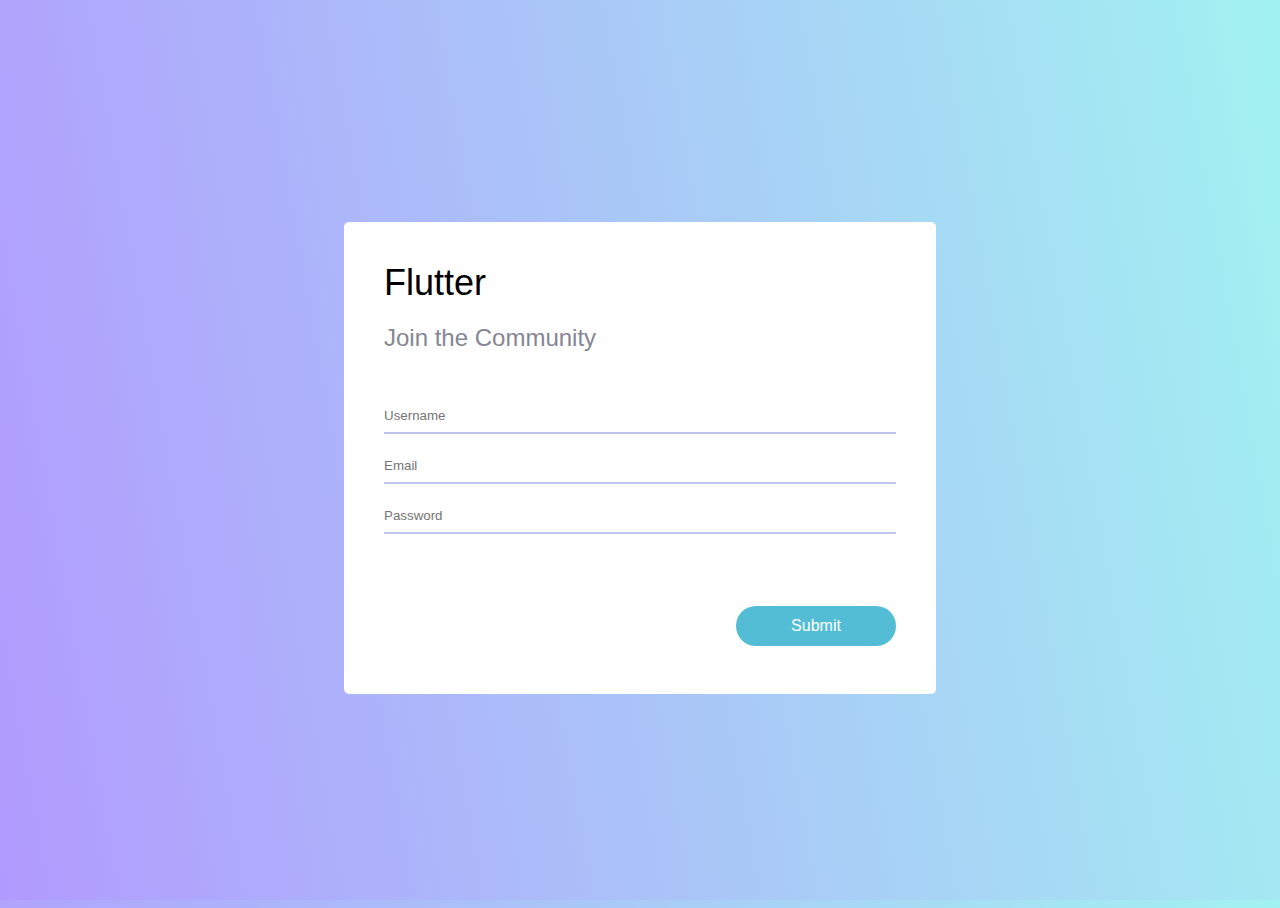
<file: Homework 1/html/registration.html>
<!DOCTYPE html>
<html lang="en">
    <head>
        <meta name="viewport" content="width=device-width, initial-scale=1" />
        <title>Registration page</title>
        <link rel="stylesheet" href="../css/registration.css" />
    </head>
    <body>
        <section>
            <h1>Flutter</h1>
            <h2>Join the Community</h2>
            <form>
                <input type="text" placeholder="Username" />
                <input type="text" placeholder="Email" />
                <input type="password" placeholder="Password" />
                <input id="submitButton" type="submit" value="Submit" />
            </form>
        </section>
    </body>
</html>
</file>
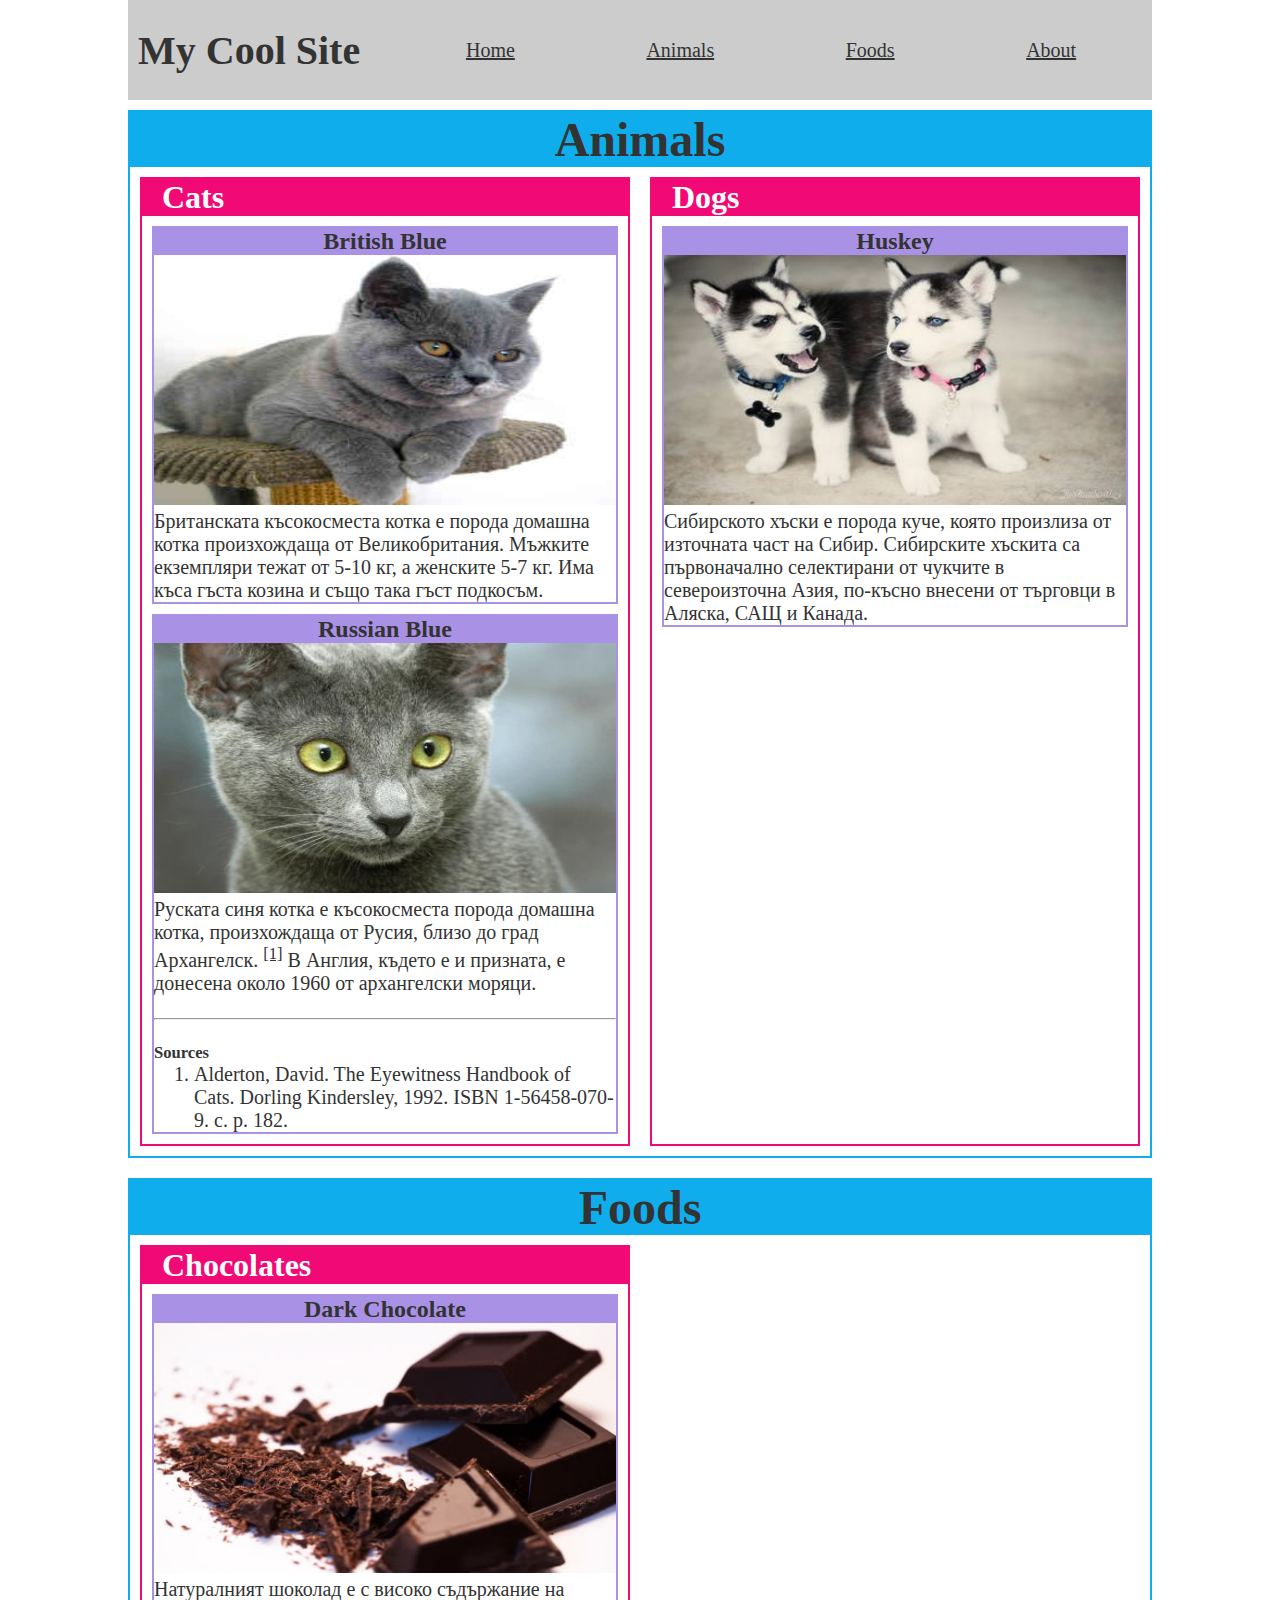
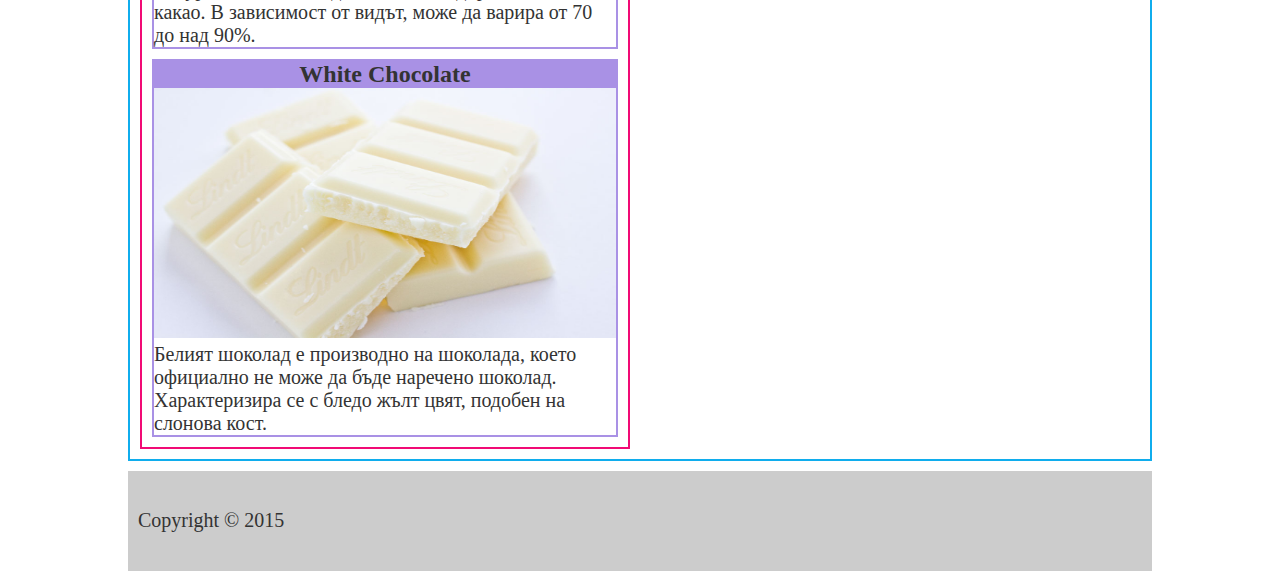
<file: Week 3 - HTML/6. Semantics/page1.html>
<!DOCTYPE html>
<html lang="en">
<head>
	<meta charset="utf-8">
	<title>Page 1</title>
	<link rel="stylesheet" href="css/style.css">
</head>
<body>
	<div>
		<!--Header-->
		<div>
			<h1>My Cool Site</h1>

			<div>
				<ul>
					<li><a href="#" title="Home">Home</a></li>
					<li><a href="#animals" title="Animals">Animals</a></li>
					<li><a href="#foods" title="Foods">Foods</a></li>
					<li><a href="#about" title="About">About</a></li>
				</ul>
			</div>
		</div>
		<!--END Header-->

		<div>
			<!--Animals-->
			<div>
				<h2 id="animals">Animals</h2>

				<div>
					<!--Cats-->
					<div>
						<h3>Cats</h3>

						<!--British Cat-->
						<div>
							<h4>British Blue</h4>
							<img src="images/BritishBlue.jpg" alt="British Blue">

							<p>
								Британската късокосместа котка е порода домашна котка произхождаща от Великобритания.
								Мъжките екземпляри тежат от 5-10 кг, а женските 5-7 кг. Има къса гъста козина и също
								така гъст подкосъм.
							</p>
						</div>
						<!--END British Cat-->

						<!--Russian Cat-->
						<div>
							<h4>Russian Blue</h4>
							<img src="images/RussianBlue.jpg" alt="Russian Blue">

							<p>
								Руската синя котка е късокосместа порода домашна котка, произхождаща от Русия, близо до
								град Архангелск.
								<sup><a href="#russian">[1]</a></sup>
								В Англия, където е и призната, е донесена около 1960 от архангелски
								моряци.
							</p>

							<br>
							<hr>
							<br>

							<div>
								<h5>Sources</h5>
								<ol>
									<li id="#russian">Alderton, David. The Eyewitness Handbook of Cats. Dorling
										Kindersley, 1992. ISBN 1-56458-070-9. с. p. 182.
									</li>
								</ol>
							</div>
						</div>
						<!--END British Cat-->
					</div>
					<!--END Cats-->

					<!--Dog-->
					<div>
						<h3>Dogs</h3>

						<!--Husky-->
						<div>
							<h4>Huskey</h4>
							<img src="images/Husky.jpg" alt="Husky">

							<p>
								Сибирското хъски е порода куче, която произлиза от източната част на Сибир.
								Сибирските хъскита са първоначално селектирани от чукчите в североизточна Азия,
								по-късно внесени от търговци в Аляска, САЩ и Канада.
							</p>
						</div>
						<!--END Husky-->
					</div>
					<!--END Dog-->
				</div>
			</div>
			<!--END Animals-->

			<!--Foods-->
			<div>
				<h2 id="foods">Foods</h2>

				<div>
					<!--Chocolates-->
					<div>
						<h3>Chocolates</h3>

						<!--Dark Chocolate-->
						<div>
							<h4>Dark Chocolate</h4>
							<img src="images/DarkChocolate.jpg" alt="Dark Chocolate"/>

							<p>
								Натуралният шоколад е с високо съдържание на какао. В зависимост от видът, може да
								варира от 70 до над 90%.
							</p>
						</div>
						<!--END Dark Chocolate-->

						<!--White Chocolate-->
						<div>
							<h4>White Chocolate</h4>
							<img src="images/WhiteChocolate.jpg" alt="White Chocolate"/>

							<p>
								Белият шоколад е производно на шоколада, което официално не може да бъде наречено
								шоколад. Характеризира се с бледо жълт цвят, подобен на слонова кост.
							</p>
						</div>
						<!--END White Chocolate-->
					</div>
					<!--END Chocolates-->
				</div>
			</div>
			<!--END Foods-->
		</div>

		<!--Footer-->
		<div>
			<p id="about">Copyright &copy; 2015</p>
		</div>
		<!--END Footer-->
	</div>

</body>
</html>
</file>
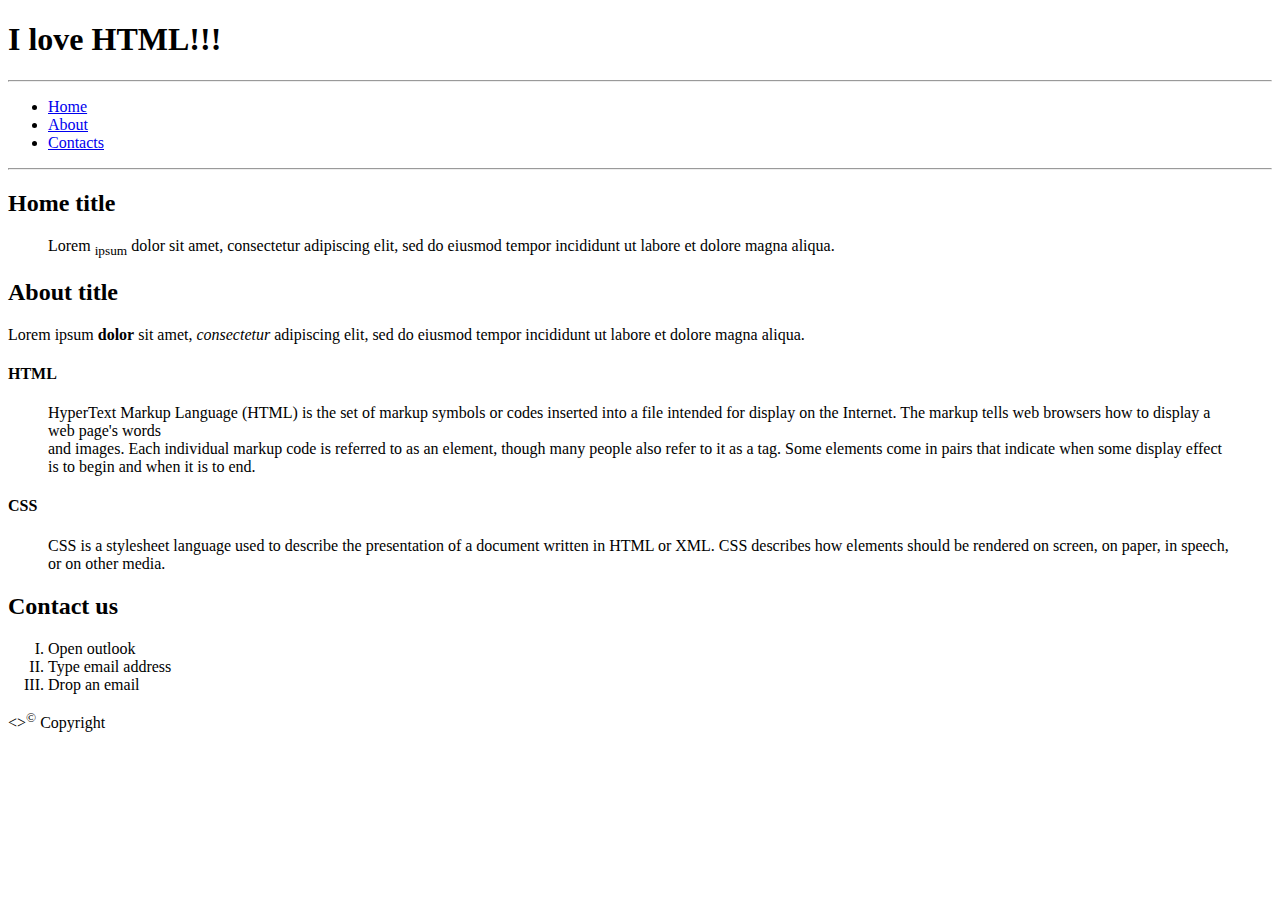
<file: Week 3 - HTML/Solutions/task1.html>
<!DOCTYPE html>
<html lang="en">
	<head>
	</head>
	<body>
        <section>
            <h1>I love HTML!!!</h1>
        </section>
        <hr>
        <section>
            <nav>
                <ul>
                <li><a href="#home">Home</a></li>
                <li><a href="#about">About</a></li>
                <li><a href="#contacts">Contacts</a></li>
                </ul>
            </nav>
        </section>
        <hr>
        <section>
            <h2 class="home">Home title</h2>
            <blockquote>Lorem <sub>ipsum</sub> dolor sit amet, consectetur adipiscing elit, sed do eiusmod tempor incididunt ut labore et dolore magna aliqua.</blockquote>
        </section>
        <section>
            <h2 class="about">About title</h2>
            <p>Lorem ipsum <b>dolor</b> sit amet, <i>consectetur</i> adipiscing elit, sed do eiusmod tempor incididunt ut labore et dolore magna aliqua.</p>
            <article>
                <h4>HTML</h4>
                <blockquote>HyperText Markup Language (HTML) is the set of markup symbols or codes inserted into a file intended for display on the Internet. The markup tells web browsers how to display a web page's words<br>
                and images. Each individual markup code is referred to as an element, though many people also refer to it as a tag. Some elements come in pairs that indicate when some display effect is to begin and when it is to end.</blockquote>
            </article>
            <article>
                <h4>CSS</h4>
                <blockquote>CSS is a stylesheet language used to describe the presentation of a document written in HTML or XML. CSS describes how elements should be rendered on screen, on paper, in speech, or on other media.</blockquote>
            </article>
        </section>
        <section>
            <h2 class="contacts">Contact us</h2>
            <ol type="I">
                <li>Open outlook</li>
                <li>Type email address</li>
                <li>Drop an email</li>
            </ol>
        </section>
        <section>
            <footer>
                 <p>&lt;&gt;<sup>©</sup> Copyright</p>
            </footer>
        </section>
	</body>
</html>
</file>
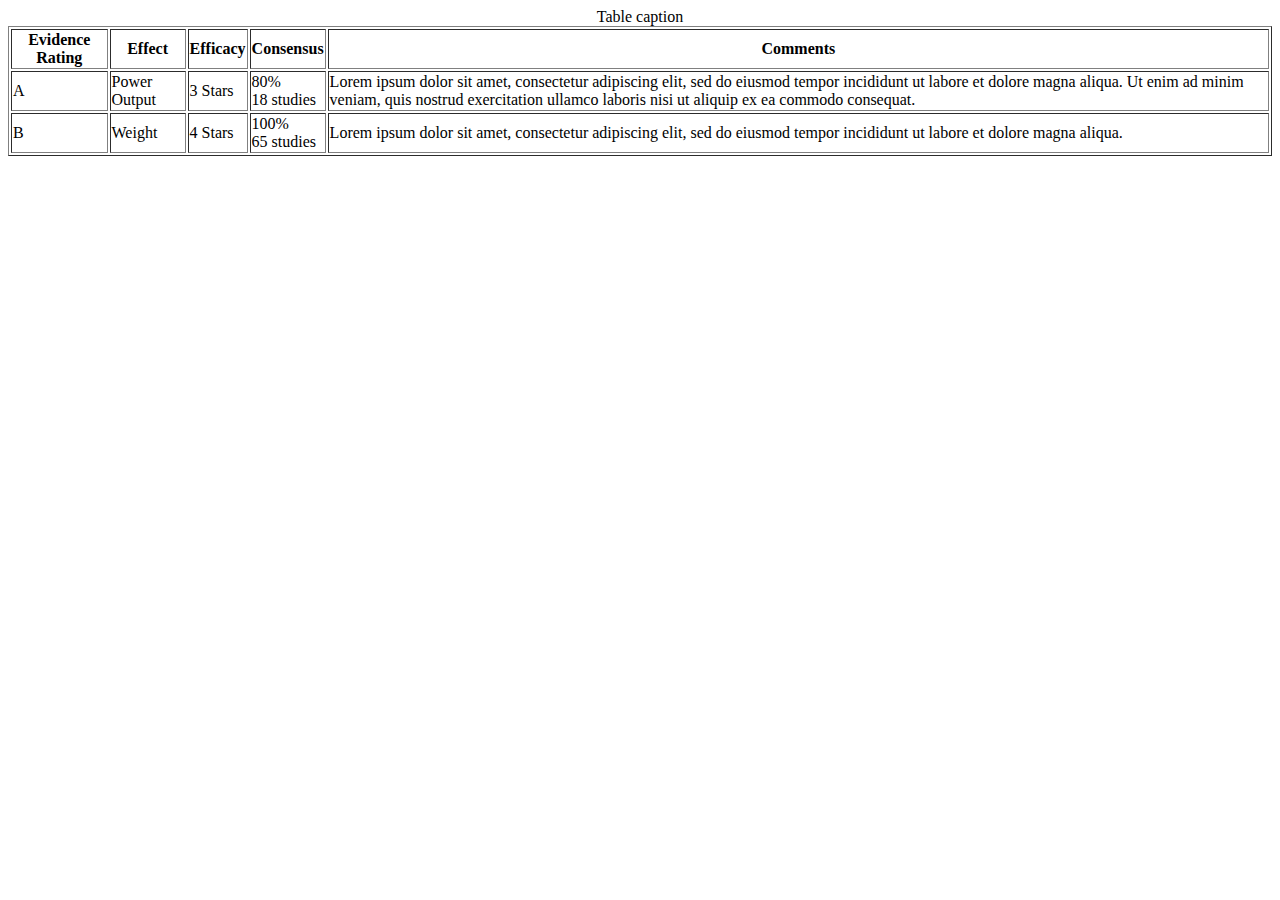
<file: Week 3 - HTML/Solutions/task2.html>
<!DOCTYPE html>
<html lang="en">
	<head>
	</head>
	<body>
        <table border="1" >
            <caption>Table caption</caption>
            <tr>
                <th>Evidence Rating</th>
                <th>Effect</th>
                <th>Efficacy</th>
                <th>Consensus</th>
                <th>Comments</th>
            </tr>
            <tr>
                <td>A</td>
                <td>Power Output</td>
                <td>3 Stars</td>
                <td>80%<br> 18 studies</td>
                <td>Lorem ipsum dolor sit amet, consectetur adipiscing elit, sed do eiusmod tempor incididunt ut labore et dolore magna aliqua. Ut enim ad minim veniam, quis nostrud exercitation ullamco laboris nisi ut aliquip ex ea commodo consequat.</td>
            </tr>
            <tr>
                <td>B</td>
                <td>Weight</td>
                <td>4 Stars</td>
                <td>100%<br> 65 studies</td>
                <td>Lorem ipsum dolor sit amet, consectetur adipiscing elit, sed do eiusmod tempor incididunt ut labore et dolore magna aliqua.</td>
            </tr>
            
        </table>
	</body>
</html>
</file>
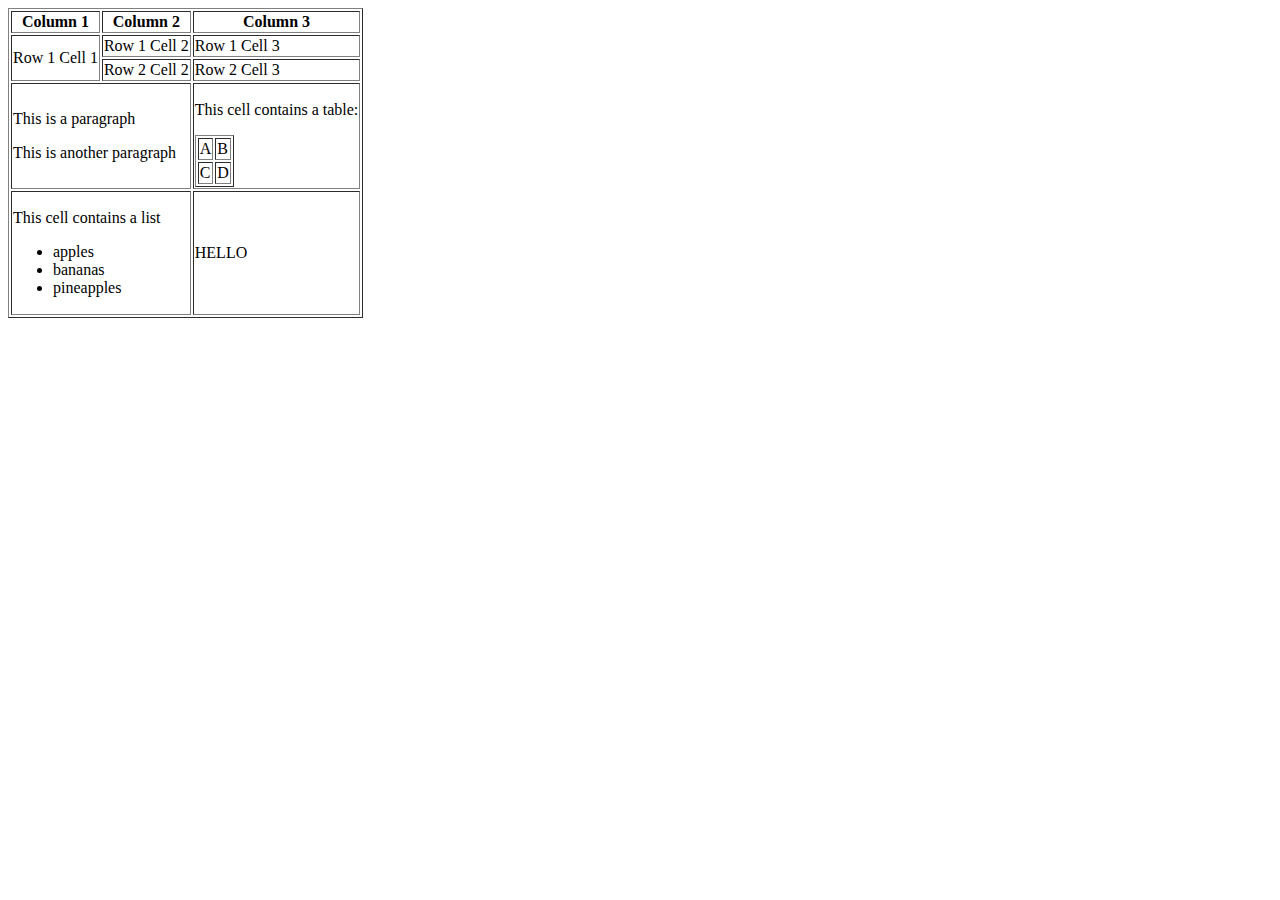
<file: Week 3 - HTML/Solutions/task3.html>
<!DOCTYPE html>
<html lang="en">
	<head>
	</head>
	<body>
        <table border="1" >
            <tr>
                <th>Column 1</th>
                <th>Column 2</th>
                <th>Column 3</th>
              
            </tr>
            <tr>
                <td rowspan="2">Row 1 Cell 1</td>
                <td>Row 1 Cell 2</td>
                <td>Row 1 Cell 3</td>
            </tr>
            <tr>
                <td>Row 2 Cell 2</td>
                <td>Row 2 Cell 3</td>
            </tr>
            <tr>
                <td colspan="2">
                   <p>This is a paragraph</p>
                   <p>This is another paragraph</p>
                </td>
                <td>
                    <p>This cell contains a table:</p>
                    <table border="1">
                        <tr>
                            <td>A</td>
                            <td>B</td>
                        </tr>
                        <tr>
                            <td>C</td>
                            <td>D</td>
                        </tr>
                    </table>
                </td>
            </tr>
            <tr>
                <td colspan="2">
                   <p>This cell contains a list</p>
                   <ul>
                       <li>apples</li>
                       <li>bananas</li>
                       <li>pineapples</li>
                   </ul>
                </td>
                <td>
                   <p>HELLO</p>
                </td>
            </tr>
        </table>
	</body>
</html>
</file>
<file: Live Coding JS 1 - 10 days of Javascript/day8-1/button.css>
button {
    width: 96px;
    height: 48px;
    font-size: 24px;
}
</file>
<file: Live Coding JS 1 - 10 days of Javascript/day8-2/buttonsGrid.css>
#btns {
    width: 75%;
}

button {
    width: 30%;
    height: 48px;
    font-size: 24px;
}
</file>
<file: Week 5 - CSS/excercise-6/base.css>
body {
	margin: 0;
	padding: 0;
	height: 1500px;
	background-color: #fffbe2;
}

#red, #green, #blue, #silver {
	width: 350px;
	height: 200px;
	border: 2px solid #000000;
}

#yellow {
	width: 75px;
	height: 75px;
}

#red{
	background: red;
}

#green{
	background: green;
}

#blue{
	background: blue;
}

#silver {
	background-color: silver;
}

#yellow{
	background: yellow;
}
</file>
<file: Week 5 - CSS/excercise-6/edit-me.css>
#red {
    position: absolute;
    top: 300px;
    left: 400px;
}

#silver {
    position: absolute;
    top: 350px;
    left: 450px;
    z-index: -1;
}

#green {
    position: fixed;
    top: 100px;
    right: 0px;
}

#blue {
    position: relative;
}

#yellow {
    position:absolute;
    right: 0px;
    bottom: 0px;
}
</file>
<file: Week 5 - CSS/excercise-7/base.css>
#editor {
	display: block;
	width: 900px;
	border: 1px solid #c3c3c3;
	margin: 50px auto 0 auto;
}

#editor-text-container {
	height: 600px;
	overflow: auto;
	padding: 0 15px;
	font-family: Verdana, Geneva, sans-serif;
	font-size: 12px;
}

#editor-buttons {
	width: 100%;
	height: auto;
	display: block;
	max-width: 100%;
}

#text-div {
	font-weight: bold;
}

img {
	max-width: 300px;
	height: auto;
}

#text-div {
	display: block;
}
</file>
<file: Week 5 - CSS/excercise-7/edit-me.css>
html {
    text-align: justify;
}

p {
    text-indent: 10px;
}

#logo{
    float: right;
}

#logo2 {
    float: left;
}


#logo3 {
    display: none;
}

#text-div {
    display: inline;
}

.strike-out {
    text-decoration: line-through;
}

.bold {
    font-weight: bold;
}

.underline {
    text-decoration: underline;
}


.italics {
    font-style: italic;
}

.uppercase {
    text-transform: uppercase;
 }

 #paragraph1 {
    letter-spacing: 2px;
    line-height: 1.5em;
 }

 #paragraph3 {
    word-spacing: 2px;
 }
</file>
<file: Week 5 - CSS/excercise-8/base.css>
body {
	margin: 0;
	padding: 0;
	background-color: #ffe1b6;
}

#sandbox {
	display: block;
	width: 400px;
	height: 200px;
	background-color: #ffffff;
	position: absolute;
	top: calc(50% - 150px);
	left: calc(50% - 200px);
	overflow: hidden;
}

#container1 {
	background-color: #996b00;
	color: #ffffff;
}

#container2 {
	width: 100%;
	background-color: #168282;
	color: #ffffff;
}
</file>
<file: Week 5 - CSS/excercise-8/edit-me.css>
#container1 {
    height: 70px;
    width: 370px;
    padding: 5px;
    margin: 5px;
    border: 5px solid #5b4000;
}

#container2 {
    box-sizing: border-box;
    height: 100px;
    padding: 5px;
    border: 5px solid #0e5252;
}
</file>
<file: Homework 1/css/login.css>
html {
    height: 100%;
    width: 100%;
}

body {
    display: flex;
    justify-content: center;
    align-items: center;
    font-size: 16px;
    height: 100%;
    background-image: linear-gradient(-100deg, #a2f2f1 0%, #b19afe 100%);
}

* {
    font-family: Helvetica, sans-serif;
}

section {
    display: flex;
    flex-direction: column;

    max-width: 32rem;
    width: 75%;
    padding: 2.5rem;
    background-color: white;
    border-radius: 5px;
}

h1 {
    font-size: 2.25rem;
    margin: 0rem;
    font-weight: normal;
}

h2 {
    margin-bottom: 2.5rem;
    color: #848694;
    font-weight: normal;
}

form {
    display: flex;
    flex-direction: column;
}

input {
    align-self: flex-start;
    width: 100%;
    height: 2rem;
    margin: 0.5rem 0rem;
    padding: 0rem;

    border-top: none;
    border-left: none;
    border-right: none;
    border-bottom: 2px solid #c2c6ee;
}

input:focus {
    outline: none;
    border-bottom: 2px solid blue;
}

.actionButtons {
    width: 100%;
    max-width: 10rem;

    display: flex;
    align-self: flex-end;
    justify-content: center;
    align-items: center;
    flex-direction: column;
}

#submitButton {
    width: 100%;
    height: 2.5rem;
    max-width: 10rem;
    margin-top: 4rem;

    font-size: 1rem;
    border: none;
    border-radius: 25px;
    color: white;
    background-color: #54bdd6;
}

#submitButton:focus {
    outline: none;
}

#submitButton:hover {
    cursor: pointer;
}

a {
    margin-top: 1.5rem;
}

a:link {
    text-decoration: none;
    color: blue;
}

a:visited {
    text-decoration: none;
    color: blue;
}
</file>
<file: Homework 1/css/profile.css>
html {
    height: 100%;
    width: 100%;
}

body {
    font-size: 16px;
    height: 100%;
    margin: 0rem;
}

* {
    font-family: Helvetica, sans-serif;
}

.pageHeader {
    display: flex;
    flex-direction: row;
    justify-content: space-between;
    align-items: center;
    height: 3rem;
}

h1 {
    margin-left: 3rem;
    font-weight: normal;
}

#searchField {
    display: flex;
    justify-content: space-between;
    margin-right: 3rem;
    padding: 0.5rem;
    font-size: 1rem;
    border: none;
    border-radius: 25px;
    color: white;
    background-color: #f6f7fd;
}

#searchBar {
    background-color: #f6f7fd;
    border: none;
    border-radius: 15px;
}

#searchBar:focus {
    outline: none;
}

#searchButton {
    background-color: #f6f7fd;
    border: none;
    border-radius: 15px;
}

#searchButton img {
    width: 1rem;
    height: 1rem;
}

main {
    display: flex;
    justify-content: center;
    align-items: flex-start;
    height: 100%;
    padding: 0.5rem;
    background-image: linear-gradient(-100deg, #a2f2f1 0%, #b19afe 100%);
}

.profileField {
    display: flex;
    width: 18rem;
    flex-direction: column;
    align-items: center;
    max-width: 18rem;
    margin: 0.25rem;
    background-color: white;
}

.profileField img {
    max-width: 5.25rem;
    max-height: 5.25rem;
    border-radius: 50%;
    padding: 0.5rem;
}

.profileName {
    font-size: 1.2rem;
    margin-top: 0rem;
    margin-bottom: 1rem;
}

.profileStats {
    display: flex;
    flex-direction: row;
    justify-content: space-between;
    align-items: center;
    width: 100%;
    height: 3.75rem;
    background-color: #f6f7fd;
}

.counters {
    display: flex;
    justify-content: flex-start;
}

.counterTitle {
    font-size: 0.75rem;
    font-weight: bold;
    color: #848694;
    margin-top: 1rem;
    margin-left: 1rem;
    margin-bottom: 0.25rem;
}

.counterNumber {
    font-size: 1.125rem;
    font-weight: bold;
    color: #49bad4;
    margin-top: 0.25rem;
    margin-left: 1rem;
    margin-bottom: 0.75rem;
}

#logOutButton {
    height: 2rem;
    margin: 0.5rem 1rem;
    font-size: 1rem;
    font-weight: bold;
    color: #49bad4;
    border: 1px solid #49bad4;
    border-radius: 25px;
    background-color: #f6f7fd;
}

#logOutButton:hover {
    cursor: pointer;
}

#logOutButton:focus {
    outline: none;
}

.contentField {
    max-width: 55rem;
    margin: 0.25rem;
    background-color: white;
}

.messagePostField {
    display: flex;
    justify-content: space-around;
    align-items: center;
    height: 3rem;
    border: 1px solid #e1e7e8;
    background-color: #f4fcfd;
}

#messagePostFieldAvatar {
    width: 2rem;
    height: 2rem;
    border-radius: 50%;
    margin: 1rem 1rem 1rem 2rem;
}

.inputMessage {
    display: flex;
    justify-content: space-around;
    padding: 0rem;
    height: 75%;
    width: 100%;
    margin-right: 1rem;
    border: 1px solid #e1e7e8;
    border-radius: 25px;
    background-color: white;
}

.inputMessage input {
    display: flex;
    justify-content: space-between;
    width: 100%;
    padding-left: 0.5rem;
    font-size: 1rem;
    border: none;
    border-radius: 25px;
}

.inputMessage input:focus {
    outline: none;
}

.inputMessage input::placeholder {
    color: #81cfe1;
}

#messageButton {
    border: none;
    border-radius: 25px;
    margin-right: 1rem;
    background-color: white;
}

#messageButton img {
    width: 1rem;
    height: 1rem;
}

.postAvatar {
    width: 2.5rem;
    height: 2.5rem;
    border-radius: 50%;
    margin: 1rem 1rem 1rem 2rem;
}

ul {
    padding: 0rem;
    margin: 0rem;
}

li {
    display: flex;
    border: 1px solid #e1e7e8;
    padding: 1rem;
}

.post {
    display: flex;
    flex-direction: column;
    min-height: 7rem;
    font-size: 0.875rem;
}

.postInfo {
    display: flex;
    justify-content: space-between;
    align-items: flex-end;
    height: 2rem;
}

.postTimeStamp {
    display: flex;
    justify-content: flex-start;
}

.postName {
    font-size: 1.25rem;
    font-weight: bold;
}

.postTime {
    font-weight: bold;
    color: #aaaab4;
}

.postContent {
    margin: 0.5rem 0rem;
}

.postLikes {
    display: flex;
    justify-content: flex-start;
    margin-top: 1rem;
}

.likes,
.dislikes {
    display: flex;
    justify-content: flex-start;
    margin-right: 3rem;
}

.likeButton {
    border: none;
    background-color: white;
    padding: 0rem;
    margin-left: 0rem;
    margin-right: 0.25rem;
}

.likeButton img {
    width: 1rem;
    height: 1rem;
}

.closeButton {
    border: none;
    align-self: flex-start;
    background-color: white;
    font-weight: bold;
    color: #898b97;
    margin-top: 0.9rem;
}

.closeButton img {
    width: 0.75rem;
    height: 0.75rem;
    border: none;
}

button:focus {
    outline: none;
}

button:hover {
    cursor: pointer;
}

@media only screen and (max-width: 890px) {
    .pageHeader {
        justify-content: center;
    }

    #searchField {
        width: 70%;
        margin: none;
    }

    main {
        flex-direction: column;
        justify-content: flex-start;
        align-items: center;
    }

    .profileField {
        max-width: none;
        width: 90%;
        margin: 0rem;
    }

    .contentField {
        max-width: none;
        width: 90%;
        margin: 0rem;
    }
}
</file>
<file: Homework 1/css/registration.css>
html {
    height: 100%;
    width: 100%;
 }

body {
    display: flex;
    justify-content: center;
    align-items: center;
    font-size: 16px;
    height: 100%;
    background-image: linear-gradient(-100deg, #a2f2f1 0%, #b19afe 100%);
}

* {
    font-family: Helvetica, sans-serif;
}

section {
    display: flex;
    flex-direction: column;

    max-width: 32rem;
    width: 75%;
    padding: 2.5rem;
    background-color: white;
    border-radius: 5px;
}

h1 {
    font-size: 2.25rem;
    margin: 0rem;
    font-weight: normal;
}

h2 {
    margin-bottom: 2.5rem;
    color: #848694;
    font-weight: normal;
}

form {
    display: flex;
    flex-direction: column;
}

input {
    align-self: flex-start;
    width: 100%;
    height: 2rem;
    margin: 0.5rem 0rem;
    padding: 0rem;

    border-top: none;
    border-left: none;
    border-right: none;
    border-bottom: 2px solid #c2c6ee;
}

input:focus {
    outline: none;
    border-bottom: 2px solid blue;
}

#submitButton {
    align-self: flex-end;
    width: 10rem;
    height: 2.5rem;
    max-width: 10rem;
    margin-top: 4rem;

    font-size: 1rem;
    border: none;
    border-radius: 25px;
    color: white;
    background-color: #54bdd6;
}

#submitButton:focus {
    outline: none;
}

#submitButton:hover {
    cursor: pointer;
}
</file>
<file: Week 3 - HTML/6. Semantics/css/style.css>
* {
	margin: 0;
	padding: 0;
	box-sizing: border-box;
	list-style: none;
	color: #333;
}

ol {
	margin-left: 40px;
}

ol,
ol > li{
	list-style: decimal;
}

ul > li {
	padding: 20px;
}

h2 {
	background-color: #10ADED;
	text-align: center;
	font-size: 3rem;
}

h3 {
	background-color: #F10A75;
	font-size: 2rem;
	padding-left: 20px;
	color: #fff;
	width: 100%;
}

h4 {
	font-size: 1.5rem;
	background-color: #A991E5;
	text-align: center;
}

img {
	width: 100%;
	height: 250px;
}

html,
body,
body > div {
	min-height: 100%;
}

body {
	width: 80%;
	margin: 0 auto;
	font-size: 20px;
}

/*page container*/
body > div {
	display: flex;
	flex-direction: column;
}

/*header container*/
/*footer container*/
body > div > div:first-child,
body > div > div:last-child,
header,
footer {
	background: #ccc;
	padding: 10px;
	display: flex;
	align-items: center;
	flex-basis: 100px;
}

/*Navigation*/
body > div > div:first-child > div,
nav {
	flex: 1;
}

body > div > div:first-child  ul,
nav > ul {
	margin-left: 40px;
	display: flex;
	justify-content: space-around;
}

/*Content container*/
body > div > div:nth-child(2) {
	display: flex;
	flex: 1;
	justify-content: space-between;
	flex-direction: column;
}


/*animals and foods container*/
body > div > div:nth-child(2) > div,
body > div > div:nth-child(2) > section {
	border: 2px solid #10ADED;
	margin: 10px 0;
}

/*sub categories containers*/
body > div > div:nth-child(2) > div > div,
body > div > div:nth-child(2) > section > div {
	margin: 10px;
	display: flex;
	justify-content: space-between;
}

/*sub categories*/
body > div > div:nth-child(2) > div > div > div,
body > div > div:nth-child(2) > section > div > section {
	border: 2px solid #F10A75;
	flex-basis: 49%;
}

/*articles*/
body > div > div:nth-child(2) > div > div > div > div,
body > div > div:nth-child(2) > section article {
	border: 2px solid #A991E5;
	margin: 10px;
}
</file>
